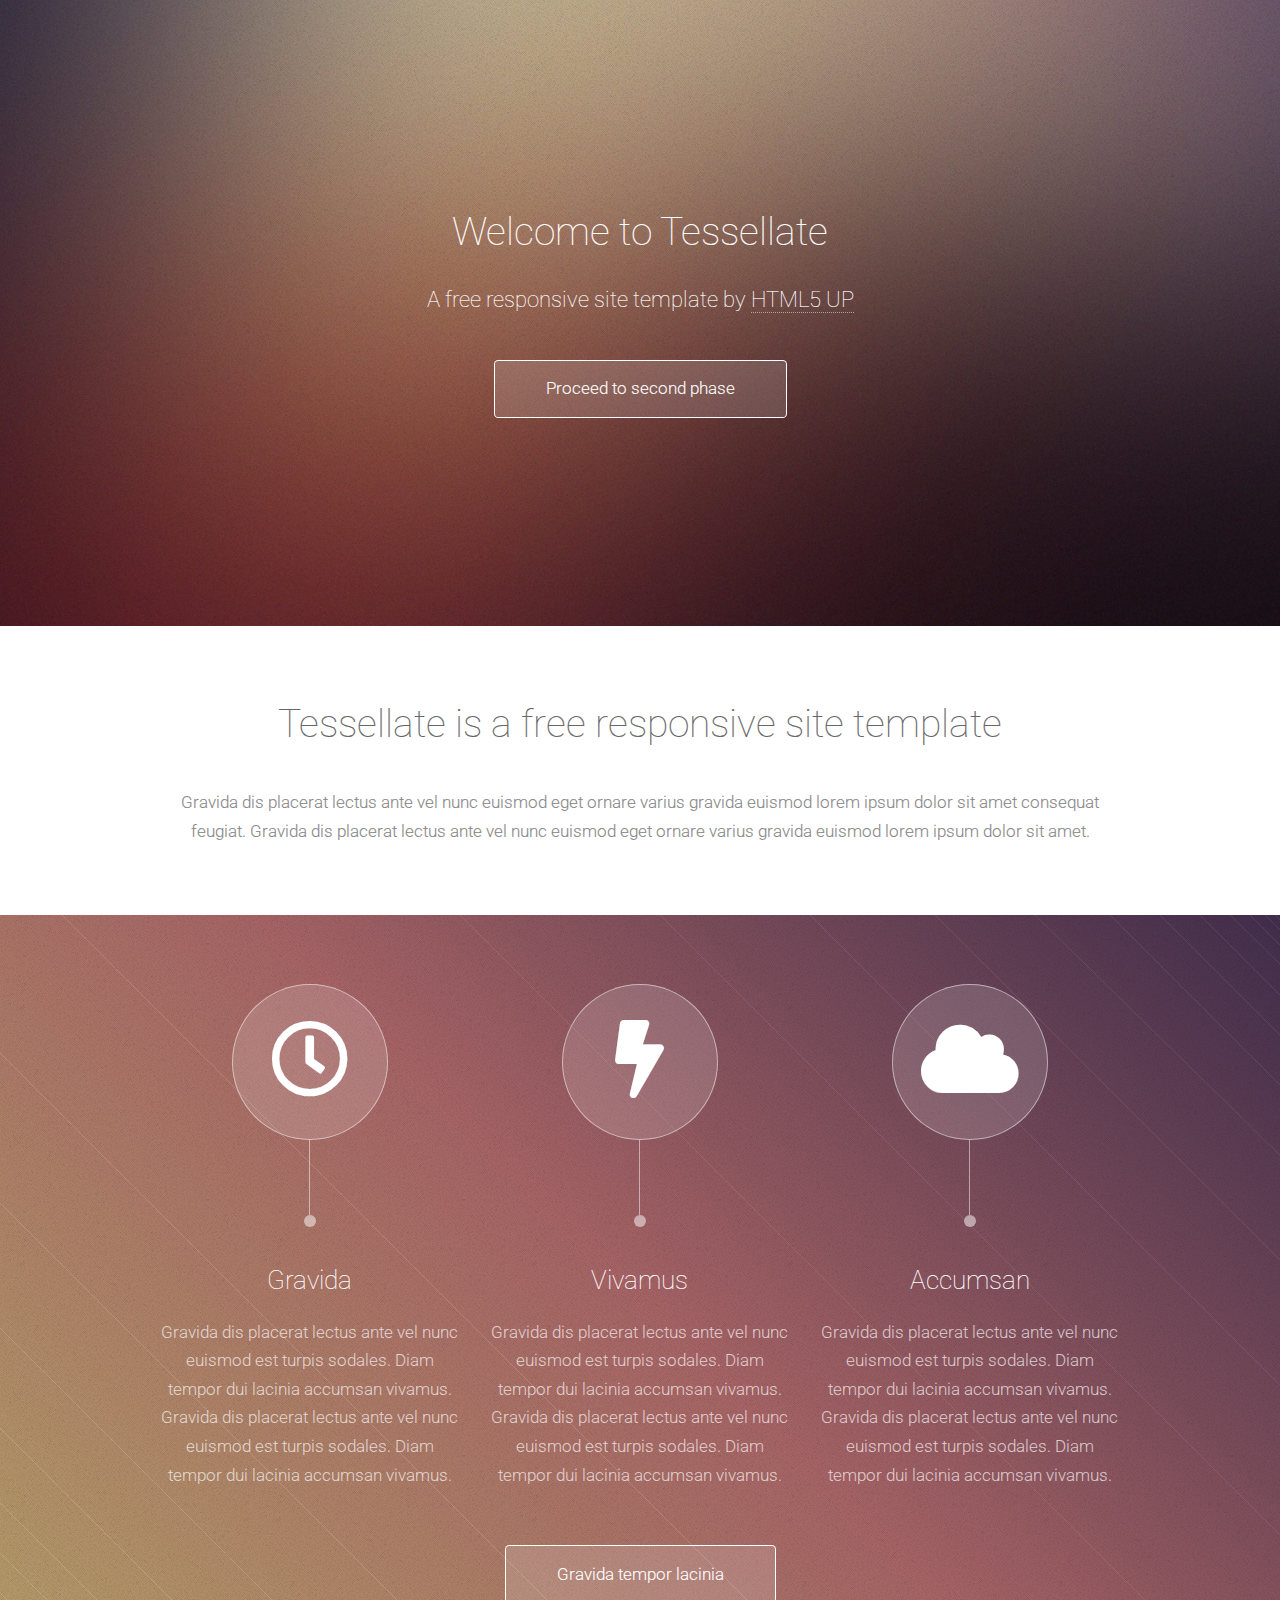
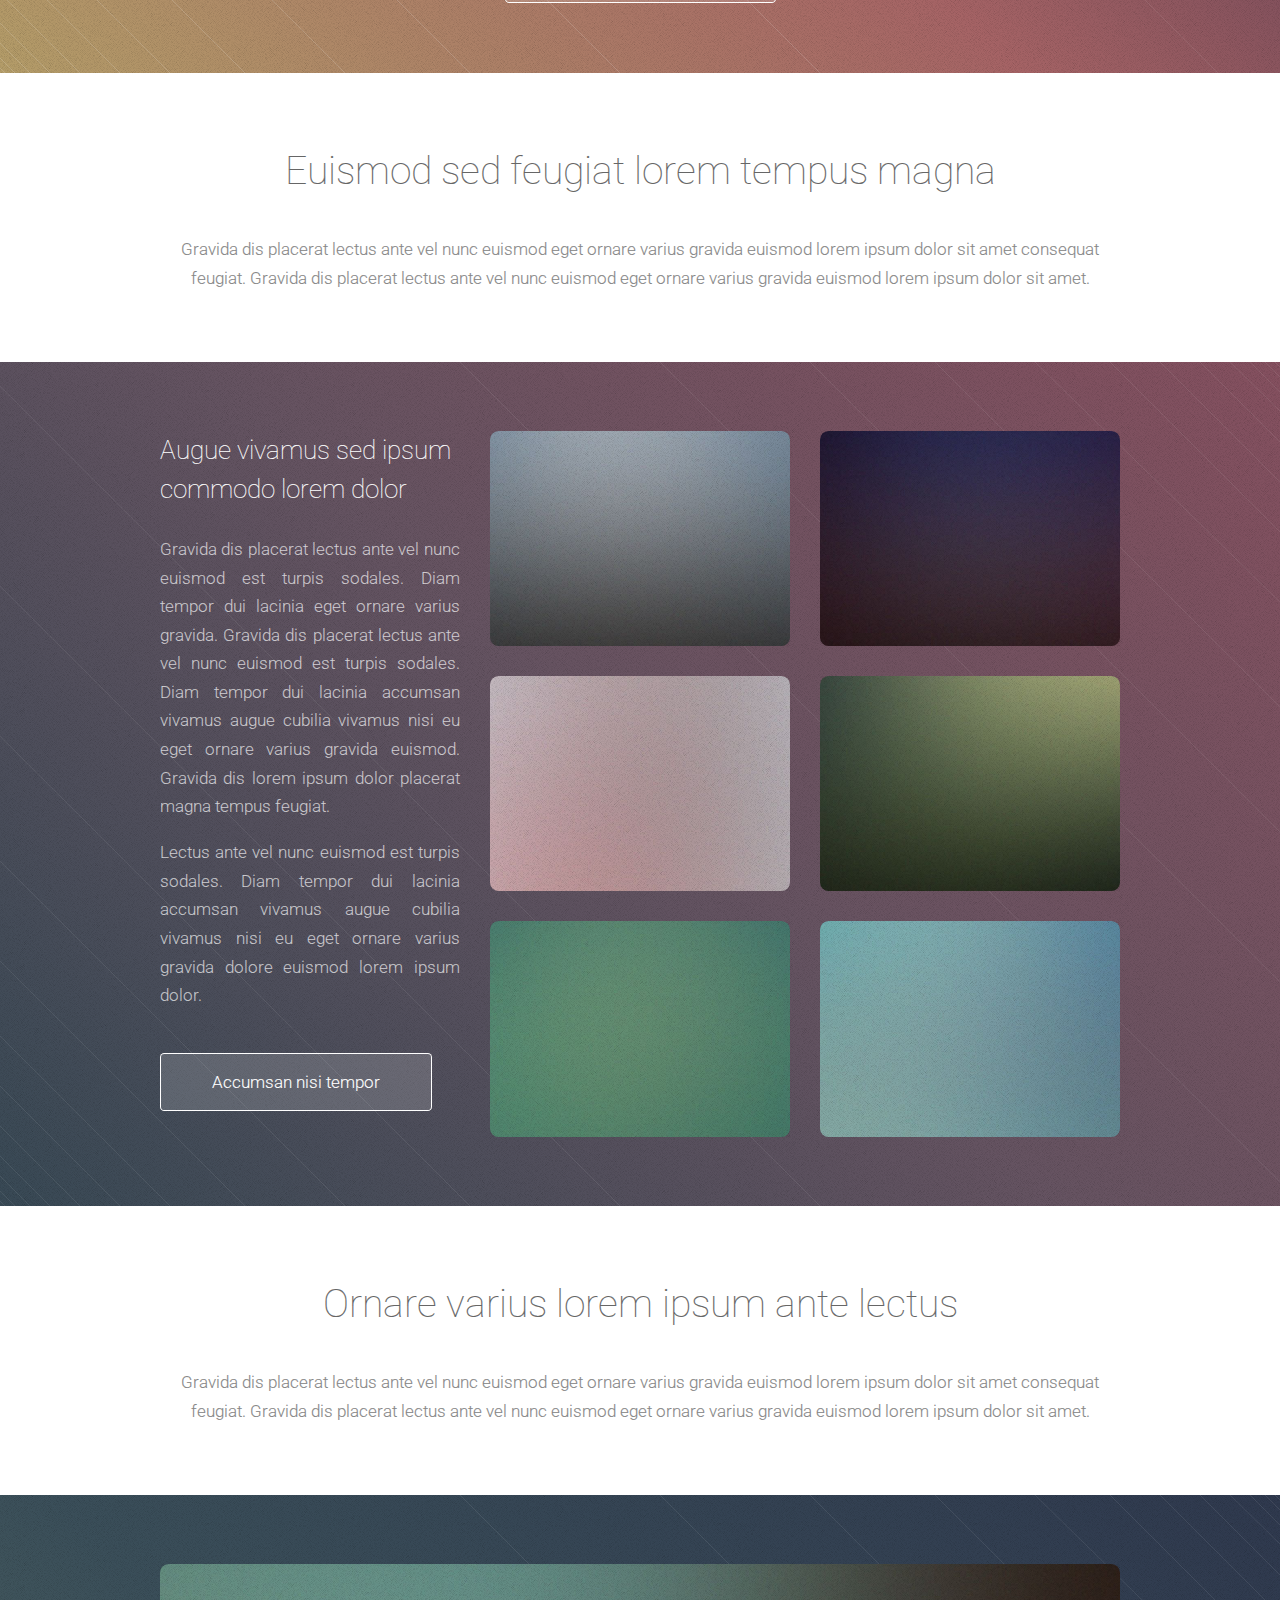
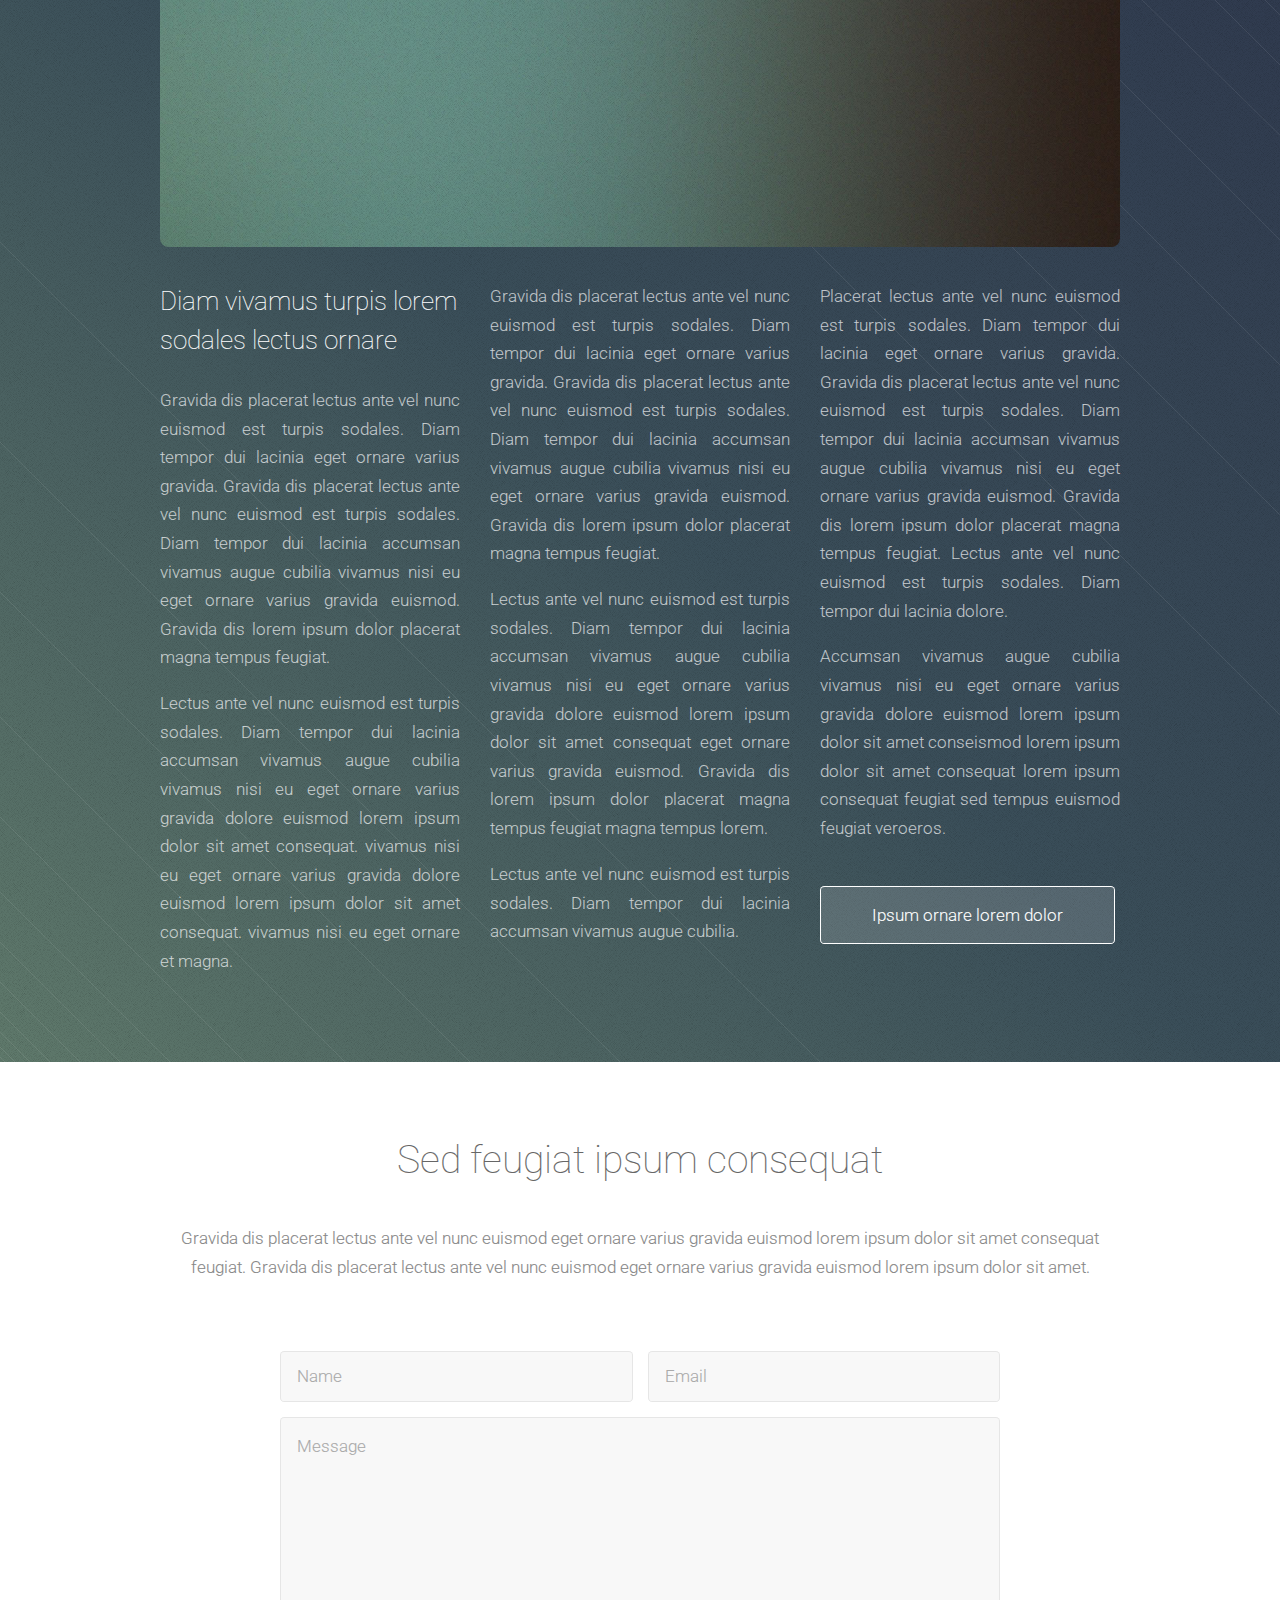
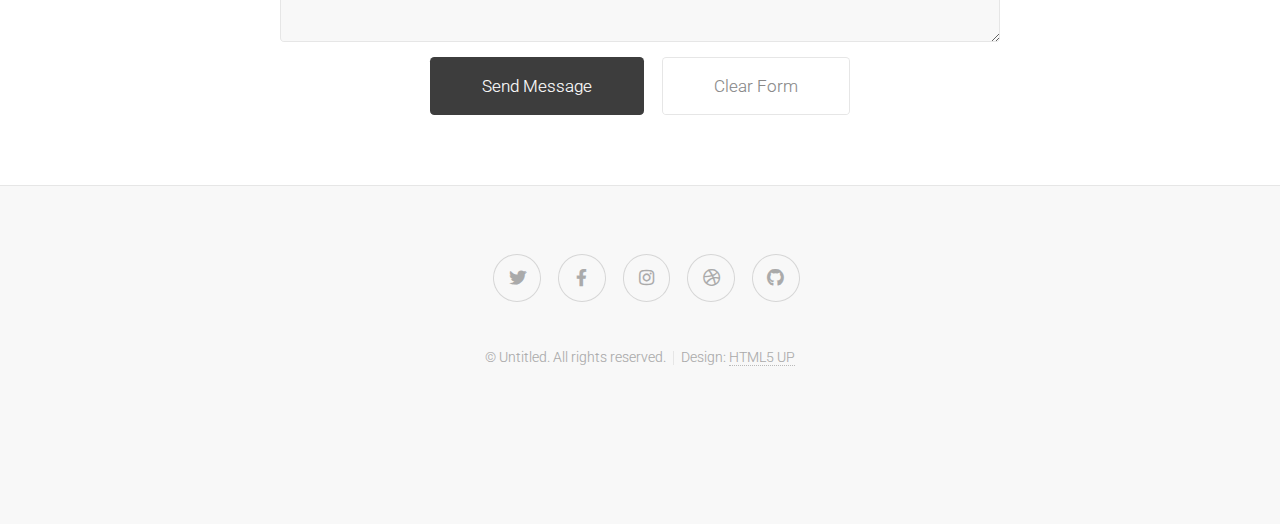
<file: index.html>
<!DOCTYPE HTML>
<!--
	Tessellate by HTML5 UP
	html5up.net | @ajlkn
	Free for personal and commercial use under the CCA 3.0 license (html5up.net/license)
-->
<html>
	<head>
		<title>Tessellate by HTML5 UP</title>
		<meta charset="utf-8" />
		<meta name="viewport" content="width=device-width, initial-scale=1, user-scalable=no" />
		<link rel="stylesheet" href="assets/css/main.css" />
	</head>
	<body class="is-preload">

		<!-- Header -->
			<section id="header" class="dark">
				<header>
					<h1>Welcome to Tessellate</h1>
					<p>A free responsive site template by <a href="http://html5up.net">HTML5 UP</a></p>
				</header>
				<footer>
					<a href="#first" class="button scrolly">Proceed to second phase</a>
				</footer>
			</section>

		<!-- First -->
			<section id="first" class="main">
				<header>
					<div class="container">
						<h2>Tessellate is a free responsive site template</h2>
						<p>Gravida dis placerat lectus ante vel nunc euismod eget ornare varius gravida euismod lorem ipsum dolor sit amet consequat<br />
						feugiat. Gravida dis placerat lectus ante vel nunc euismod eget ornare varius gravida euismod lorem ipsum dolor sit amet.</p>
					</div>
				</header>
				<div class="content dark style1 featured">
					<div class="container">
						<div class="row">
							<div class="col-4 col-12-narrow">
								<section>
									<span class="feature-icon"><span class="icon fa-clock"></span></span>
									<header>
										<h3>Gravida</h3>
									</header>
									<p>Gravida dis placerat lectus ante vel nunc euismod est turpis sodales.
									Diam tempor dui lacinia accumsan vivamus. Gravida dis placerat lectus
									ante vel nunc euismod est turpis sodales. Diam tempor dui lacinia
									accumsan vivamus.</p>
								</section>
							</div>
							<div class="col-4 col-12-narrow">
								<section>
									<span class="feature-icon"><span class="icon solid fa-bolt"></span></span>
									<header>
										<h3>Vivamus</h3>
									</header>
									<p>Gravida dis placerat lectus ante vel nunc euismod est turpis sodales.
									Diam tempor dui lacinia accumsan vivamus. Gravida dis placerat lectus
									ante vel nunc euismod est turpis sodales. Diam tempor dui lacinia
									accumsan vivamus.</p>
								</section>
							</div>
							<div class="col-4 col-12-narrow">
								<section>
									<span class="feature-icon"><span class="icon solid fa-cloud"></span></span>
									<header>
										<h3>Accumsan</h3>
									</header>
									<p>Gravida dis placerat lectus ante vel nunc euismod est turpis sodales.
									Diam tempor dui lacinia accumsan vivamus. Gravida dis placerat lectus
									ante vel nunc euismod est turpis sodales. Diam tempor dui lacinia
									accumsan vivamus.</p>
								</section>
							</div>
							<div class="col-12">
								<footer>
									<a href="#second" class="button scrolly">Gravida tempor lacinia</a>
								</footer>
							</div>
						</div>
					</div>
				</div>
			</section>

		<!-- Second -->
			<section id="second" class="main">
				<header>
					<div class="container">
						<h2>Euismod sed feugiat lorem tempus magna</h2>
						<p>Gravida dis placerat lectus ante vel nunc euismod eget ornare varius gravida euismod lorem ipsum dolor sit amet consequat<br />
						feugiat. Gravida dis placerat lectus ante vel nunc euismod eget ornare varius gravida euismod lorem ipsum dolor sit amet.</p>
					</div>
				</header>
				<div class="content dark style2">
					<div class="container">
						<div class="row">
							<div class="col-4 col-12-narrow">
								<section>
									<h3>Augue vivamus sed ipsum commodo lorem dolor</h3>
									<p>Gravida dis placerat lectus ante vel nunc euismod est turpis sodales. Diam
									tempor dui lacinia eget ornare varius gravida. Gravida dis placerat lectus ante
									vel nunc euismod est turpis sodales. Diam tempor dui lacinia accumsan vivamus
									augue cubilia vivamus nisi eu eget ornare varius gravida euismod.  Gravida dis
									lorem ipsum dolor placerat magna tempus feugiat.</p>
									<p>Lectus ante vel nunc euismod est turpis sodales. Diam tempor dui lacinia
									accumsan vivamus augue cubilia vivamus nisi eu eget ornare varius gravida dolore
									euismod lorem ipsum dolor.</p>
									<footer>
										<a href="#third" class="button scrolly">Accumsan nisi tempor</a>
									</footer>
								</section>
							</div>
							<div class="col-8 col-12-narrow">
								<div class="row">
									<div class="col-6"><a href="#" class="image fit"><img src="images/pic01.jpg" alt="" /></a></div>
									<div class="col-6"><a href="#" class="image fit"><img src="images/pic02.jpg" alt="" /></a></div>
									<div class="col-6"><a href="#" class="image fit"><img src="images/pic03.jpg" alt="" /></a></div>
									<div class="col-6"><a href="#" class="image fit"><img src="images/pic04.jpg" alt="" /></a></div>
									<div class="col-6"><a href="#" class="image fit"><img src="images/pic05.jpg" alt="" /></a></div>
									<div class="col-6"><a href="#" class="image fit"><img src="images/pic06.jpg" alt="" /></a></div>
								</div>
							</div>
						</div>
					</div>
				</div>
			</section>

		<!-- Third -->
			<section id="third" class="main">
				<header>
					<div class="container">
						<h2>Ornare varius lorem ipsum ante lectus</h2>
						<p>Gravida dis placerat lectus ante vel nunc euismod eget ornare varius gravida euismod lorem ipsum dolor sit amet consequat<br />
						feugiat. Gravida dis placerat lectus ante vel nunc euismod eget ornare varius gravida euismod lorem ipsum dolor sit amet.</p>
					</div>
				</header>
				<div class="content dark style3">
					<div class="container">
						<span class="image featured"><img src="images/pic07.jpg" alt="" /></span>
						<div class="row">
							<div class="col-4 col-12-narrow">
								<h3>Diam vivamus turpis lorem sodales lectus ornare</h3>
								<p>Gravida dis placerat lectus ante vel nunc euismod est turpis sodales. Diam
								tempor dui lacinia eget ornare varius gravida. Gravida dis placerat lectus ante
								vel nunc euismod est turpis sodales. Diam tempor dui lacinia accumsan vivamus
								augue cubilia vivamus nisi eu eget ornare varius gravida euismod.  Gravida dis
								lorem ipsum dolor placerat magna tempus feugiat.</p>
								<p>Lectus ante vel nunc euismod est turpis sodales. Diam tempor dui lacinia
								accumsan vivamus augue cubilia vivamus nisi eu eget ornare varius gravida dolore
								euismod lorem ipsum dolor sit amet consequat. vivamus nisi eu eget ornare varius
								gravida dolore euismod lorem ipsum dolor sit amet consequat. vivamus nisi eu
								eget ornare et magna.</p>
							</div>
							<div class="col-4 col-12-narrow">
								<p>Gravida dis placerat lectus ante vel nunc euismod est turpis sodales. Diam
								tempor dui lacinia eget ornare varius gravida. Gravida dis placerat lectus ante
								vel nunc euismod est turpis sodales. Diam tempor dui lacinia accumsan vivamus
								augue cubilia vivamus nisi eu eget ornare varius gravida euismod.  Gravida dis
								lorem ipsum dolor placerat magna tempus feugiat.</p>
								<p>Lectus ante vel nunc euismod est turpis sodales. Diam tempor dui lacinia
								accumsan vivamus augue cubilia vivamus nisi eu eget ornare varius gravida dolore
								euismod lorem ipsum dolor sit amet consequat eget ornare varius gravida euismod.
								Gravida dis lorem ipsum dolor placerat magna tempus feugiat magna tempus lorem.</p>
								<p>Lectus ante vel nunc euismod est turpis sodales. Diam tempor dui lacinia
								accumsan vivamus augue cubilia.</p>
							</div>
							<div class="col-4 col-12-narrow">
								<p>Placerat lectus ante vel nunc euismod est turpis sodales. Diam tempor dui
								lacinia eget ornare varius gravida. Gravida dis placerat lectus ante vel nunc
								euismod est turpis sodales. Diam tempor dui lacinia accumsan vivamus augue
								cubilia vivamus nisi eu eget ornare varius gravida euismod.  Gravida dis
								lorem ipsum dolor placerat magna tempus feugiat. Lectus ante vel nunc euismod
								est turpis sodales. Diam tempor dui lacinia dolore.</p>
								<p>Accumsan vivamus augue cubilia vivamus nisi eu eget ornare varius gravida
								dolore euismod lorem ipsum dolor sit amet conseismod lorem ipsum dolor sit amet
								consequat lorem ipsum consequat feugiat sed tempus euismod feugiat veroeros.</p>
								<footer>
									<a href="#fourth" class="button scrolly">Ipsum ornare lorem dolor</a>
								</footer>
							</div>
						</div>
					</div>
				</div>
			</section>

		<!-- Basic Elements -->
		<!--
			<section class="main">
				<header>
					<div class="container">
						<h2>A Whole Lotta Elements</h2>
						<p>General purpose elements for every general purpose. Or something like that.</p>
					</div>
				</header>
				<div class="content style1 dark">
					<div class="container">
						<section>
							<header>
								<h3>Paragraph</h3>
								<p>This is a byline</p>
							</header>
							<p>Phasellus nisl nisl, varius id <sup>porttitor sed pellentesque</sup> ac orci. Pellentesque
							habitant <strong>strong</strong> tristique <b>bold</b> et netus <i>italic</i> malesuada <em>emphasized</em> ac turpis egestas. Morbi
							leo suscipit ut. Praesent <sub>id turpis vitae</sub> turpis pretium ultricies. Vestibulum sit
							amet risus elit.</p>
						</section>
						<section>
							<header>
								<h3>Blockquote</h3>
							</header>
							<blockquote>Fringilla nisl. Donec accumsan interdum nisi, quis tincidunt felis sagittis eget.
							tempus euismod. Vestibulum ante ipsum primis in faucibus. Cras sit amet urna eros, id egestas
							tempus ante ipsum primis in faucibus orci luctus et ultrices.</blockquote>
						</section>
						<section>
							<header>
								<h3>Divider</h3>
							</header>
							<p>Donec consectetur <a href="#">vestibulum dolor et pulvinar</a>. Etiam vel felis enim, at viverra
							ligula. Ut porttitor sagittis lorem, quis eleifend nisi ornare vel. Praesent nec orci
							facilisis leo magna. Cras sit amet urna eros, id egestas urna. Quisque aliquam
							tempus euismod. Vestibulum ante ipsum primis in faucibus orci luctus et ultrices
							posuere cubilia.</p>
							<hr />
							<p>Donec consectetur vestibulum dolor et pulvinar. Etiam vel felis enim, at viverra
							ligula. Ut porttitor sagittis lorem, quis eleifend nisi ornare vel. Praesent nec orci
							facilisis leo magna. Cras sit amet urna eros, id egestas urna. Quisque aliquam
							tempus euismod. Vestibulum ante ipsum primis in faucibus orci luctus et ultrices
							posuere cubilia.</p>
						</section>
						<section>
							<header>
								<h3>Unordered List</h3>
							</header>
							<ul class="default">
								<li>Donec consectetur vestibulum dolor et vel felis enim at viverra ligula. Ut porttitor sagittis lorem.</li>
								<li>Donec consectetur vestibulum dolor et vel felis enim at viverra ligula. Ut porttitor sagittis lorem.</li>
								<li>Donec consectetur vestibulum dolor et vel felis enim at viverra ligula. Ut porttitor sagittis lorem.</li>
								<li>Donec consectetur vestibulum dolor et vel felis enim at viverra ligula. Ut porttitor sagittis lorem.</li>
							</ul>
						</section>
						<section>
							<header>
								<h3>Ordered List</h3>
							</header>
							<ol class="default">
								<li>Donec consectetur vestibulum dolor et vel felis enim at viverra ligula. Ut porttitor sagittis lorem.</li>
								<li>Donec consectetur vestibulum dolor et vel felis enim at viverra ligula. Ut porttitor sagittis lorem.</li>
								<li>Donec consectetur vestibulum dolor et vel felis enim at viverra ligula. Ut porttitor sagittis lorem.</li>
								<li>Donec consectetur vestibulum dolor et vel felis enim at viverra ligula. Ut porttitor sagittis lorem.</li>
							</ol>
						</section>
						<section>
							<header>
								<h3>Table</h3>
							</header>
							<div class="table-wrapper">
								<table class="default">
									<thead>
										<tr>
											<th>ID</th>
											<th>Name</th>
											<th>Description</th>
											<th>Price</th>
										</tr>
									</thead>
									<tbody>
										<tr>
											<td>00001</td>
											<td>Lorem ipsum dolor</td>
											<td>Ut porttitor sagittis lorem quis nisi ornare.</td>
											<td>29.99</td>
										</tr>
										<tr>
											<td>00002</td>
											<td>Sit amet nullam</td>
											<td>Ut porttitor sagittis lorem quis nisi ornare.</td>
											<td>19.99</td>
										</tr>
										<tr>
											<td>00003</td>
											<td>Feugiat felis viverra</td>
											<td>Ut porttitor sagittis lorem quis nisi ornare.</td>
											<td>29.99</td>
										</tr>
										<tr>
											<td>00004</td>
											<td>Sagittis enim felis</td>
											<td>Ut porttitor sagittis lorem quis nisi ornare.</td>
											<td>19.99</td>
										</tr>
										<tr>
											<td>00005</td>
											<td>Nullam sed vestibulum</td>
											<td>Ut porttitor sagittis lorem quis nisi ornare.</td>
											<td>19.99</td>
										</tr>
									</tbody>
									<tfoot>
										<tr>
											<td colspan="3"></td>
											<td>100.00</td>
										</tr>
									</tfoot>
								</table>
							</div>
						</section>
						<section>
							<header>
								<h3>Form</h3>
							</header>
							<form method="post" action="#">
								<div class="row gtr-50">
									<div class="col-6 col-12-narrow">
										<input type="text" name="name" id="name" value="" placeholder="John Doe" />
									</div>
									<div class="col-6 col-12-narrow">
										<input type="text" name="email" id="email" value="" placeholder="johndoe@domain.tld" />
									</div>
									<div class="col-12">
										<div class="select" tabindex="-1">
											<select name="department" id="department">
												<option value="">Choose a department</option>
												<option value="1">Manufacturing</option>
												<option value="2">Administration</option>
												<option value="3">Support</option>
											</select>
										</div>
									</div>
									<div class="col-12">
										<input type="text" name="subject" id="subject" value="" placeholder="Enter your subject" />
									</div>
									<div class="col-12">
										<textarea name="message" id="message" placeholder="Enter your message"></textarea>
									</div>
									<div class="col-12">
										<ul class="actions">
											<li><input type="submit" class="button" value="Send Message" /></li>
											<li><input type="reset" class="button alt" value="Clear Form" /></li>
										</ul>
									</div>
								</div>
							</form>
						</section>
					</div>
				</div>
			</section>
		-->

		<!-- Fourth -->
			<section id="fourth" class="main">
				<header>
					<div class="container">
						<h2>Sed feugiat ipsum consequat</h2>
						<p>Gravida dis placerat lectus ante vel nunc euismod eget ornare varius gravida euismod lorem ipsum dolor sit amet consequat<br />
						feugiat. Gravida dis placerat lectus ante vel nunc euismod eget ornare varius gravida euismod lorem ipsum dolor sit amet.</p>
					</div>
				</header>
				<div class="content style4 featured">
					<div class="container medium">
						<form method="post" action="#">
							<div class="row gtr-50">
								<div class="col-6 col-12-mobile"><input type="text" placeholder="Name" /></div>
								<div class="col-6 col-12-mobile"><input type="text" placeholder="Email" /></div>
								<div class="col-12"><textarea name="message" placeholder="Message"></textarea></div>
								<div class="col-12">
									<ul class="actions special">
										<li><input type="submit" class="button" value="Send Message" /></li>
										<li><input type="reset" class="button alt" value="Clear Form" /></li>
									</ul>
								</div>
							</div>
						</form>
					</div>
				</div>
			</section>

		<!-- Footer -->
			<section id="footer">
				<ul class="icons">
					<li><a href="#" class="icon brands fa-twitter"><span class="label">Twitter</span></a></li>
					<li><a href="#" class="icon brands fa-facebook-f"><span class="label">Facebook</span></a></li>
					<li><a href="#" class="icon brands fa-instagram"><span class="label">Instagram</span></a></li>
					<li><a href="#" class="icon brands fa-dribbble"><span class="label">Dribbble</span></a></li>
					<li><a href="#" class="icon brands fa-github"><span class="label">GitHub</span></a></li>
				</ul>
				<div class="copyright">
					<ul class="menu">
						<li>&copy; Untitled. All rights reserved.</li><li>Design: <a href="http://html5up.net">HTML5 UP</a></li>
					</ul>
				</div>
			</section>

		<!-- Scripts -->
			<script src="assets/js/jquery.min.js"></script>
			<script src="assets/js/jquery.scrolly.min.js"></script>
			<script src="assets/js/browser.min.js"></script>
			<script src="assets/js/breakpoints.min.js"></script>
			<script src="assets/js/util.js"></script>
			<script src="assets/js/main.js"></script>

	</body>
</html>
</file>
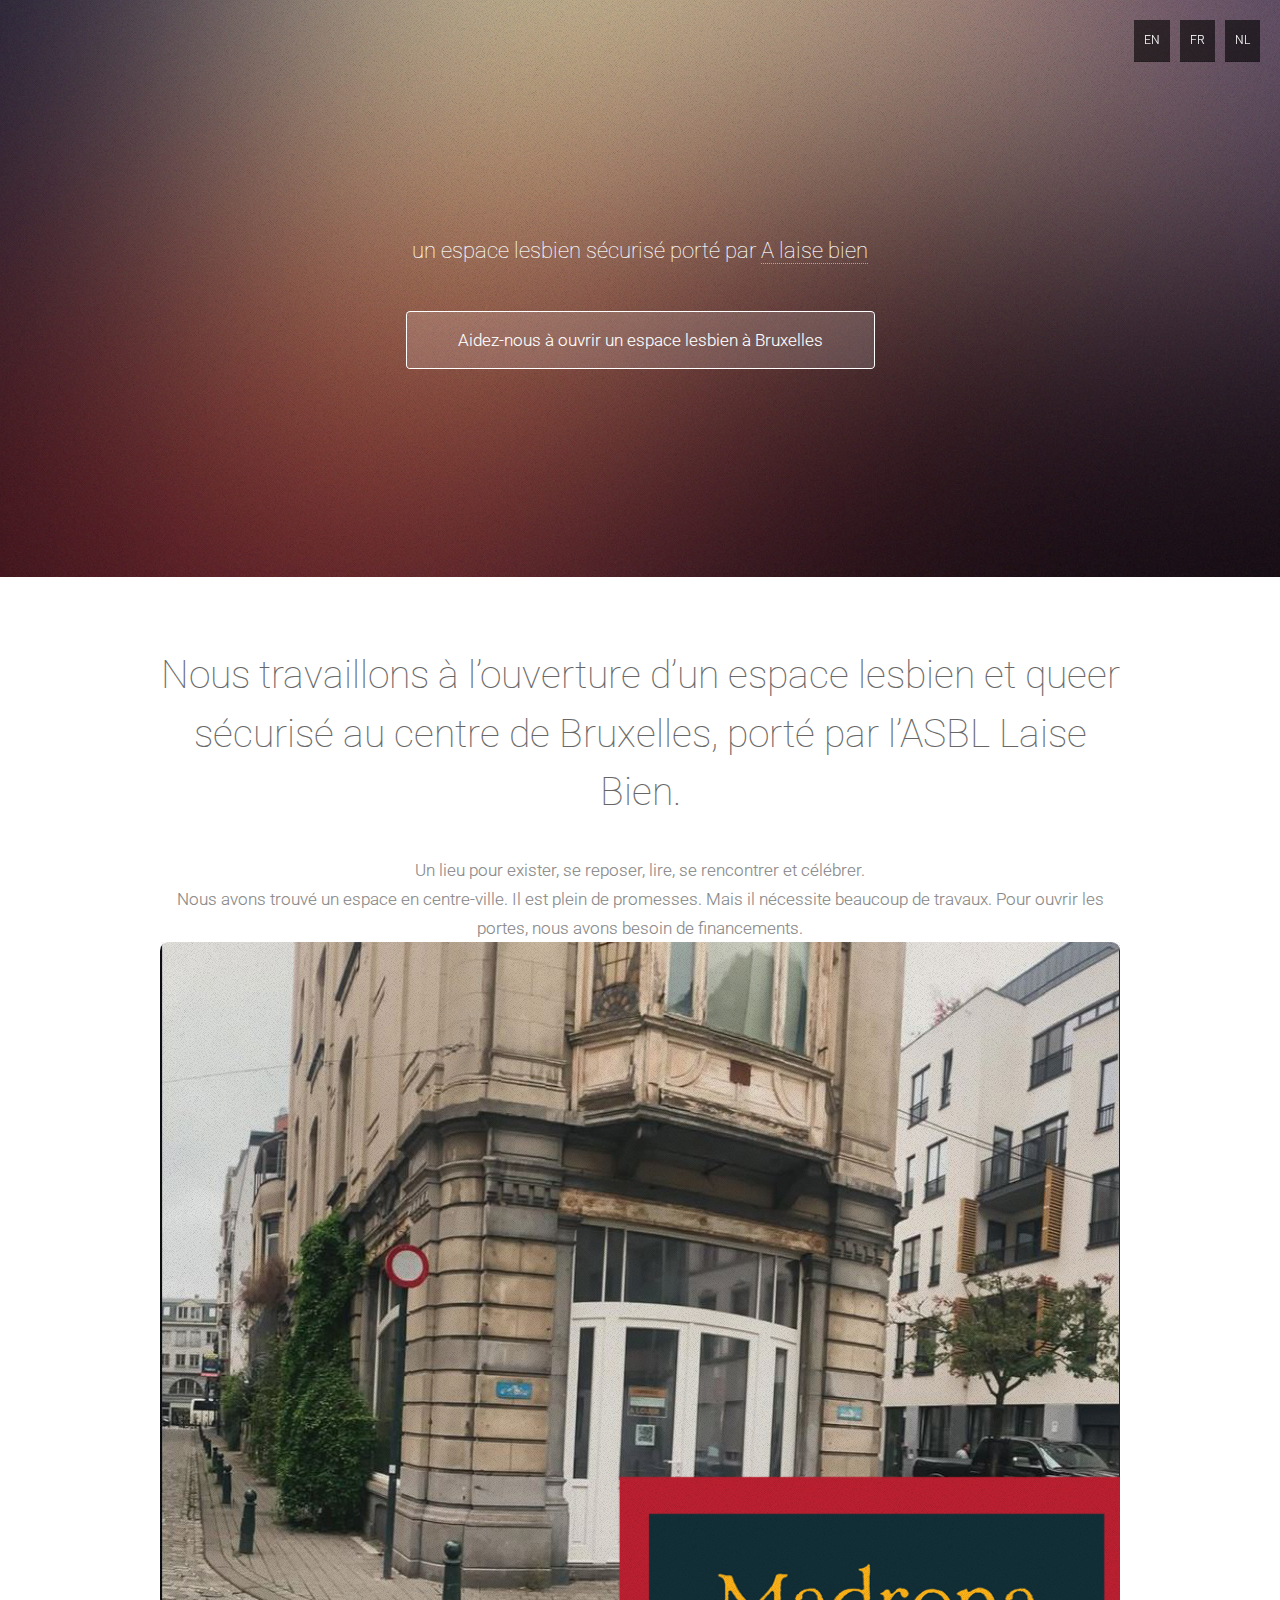
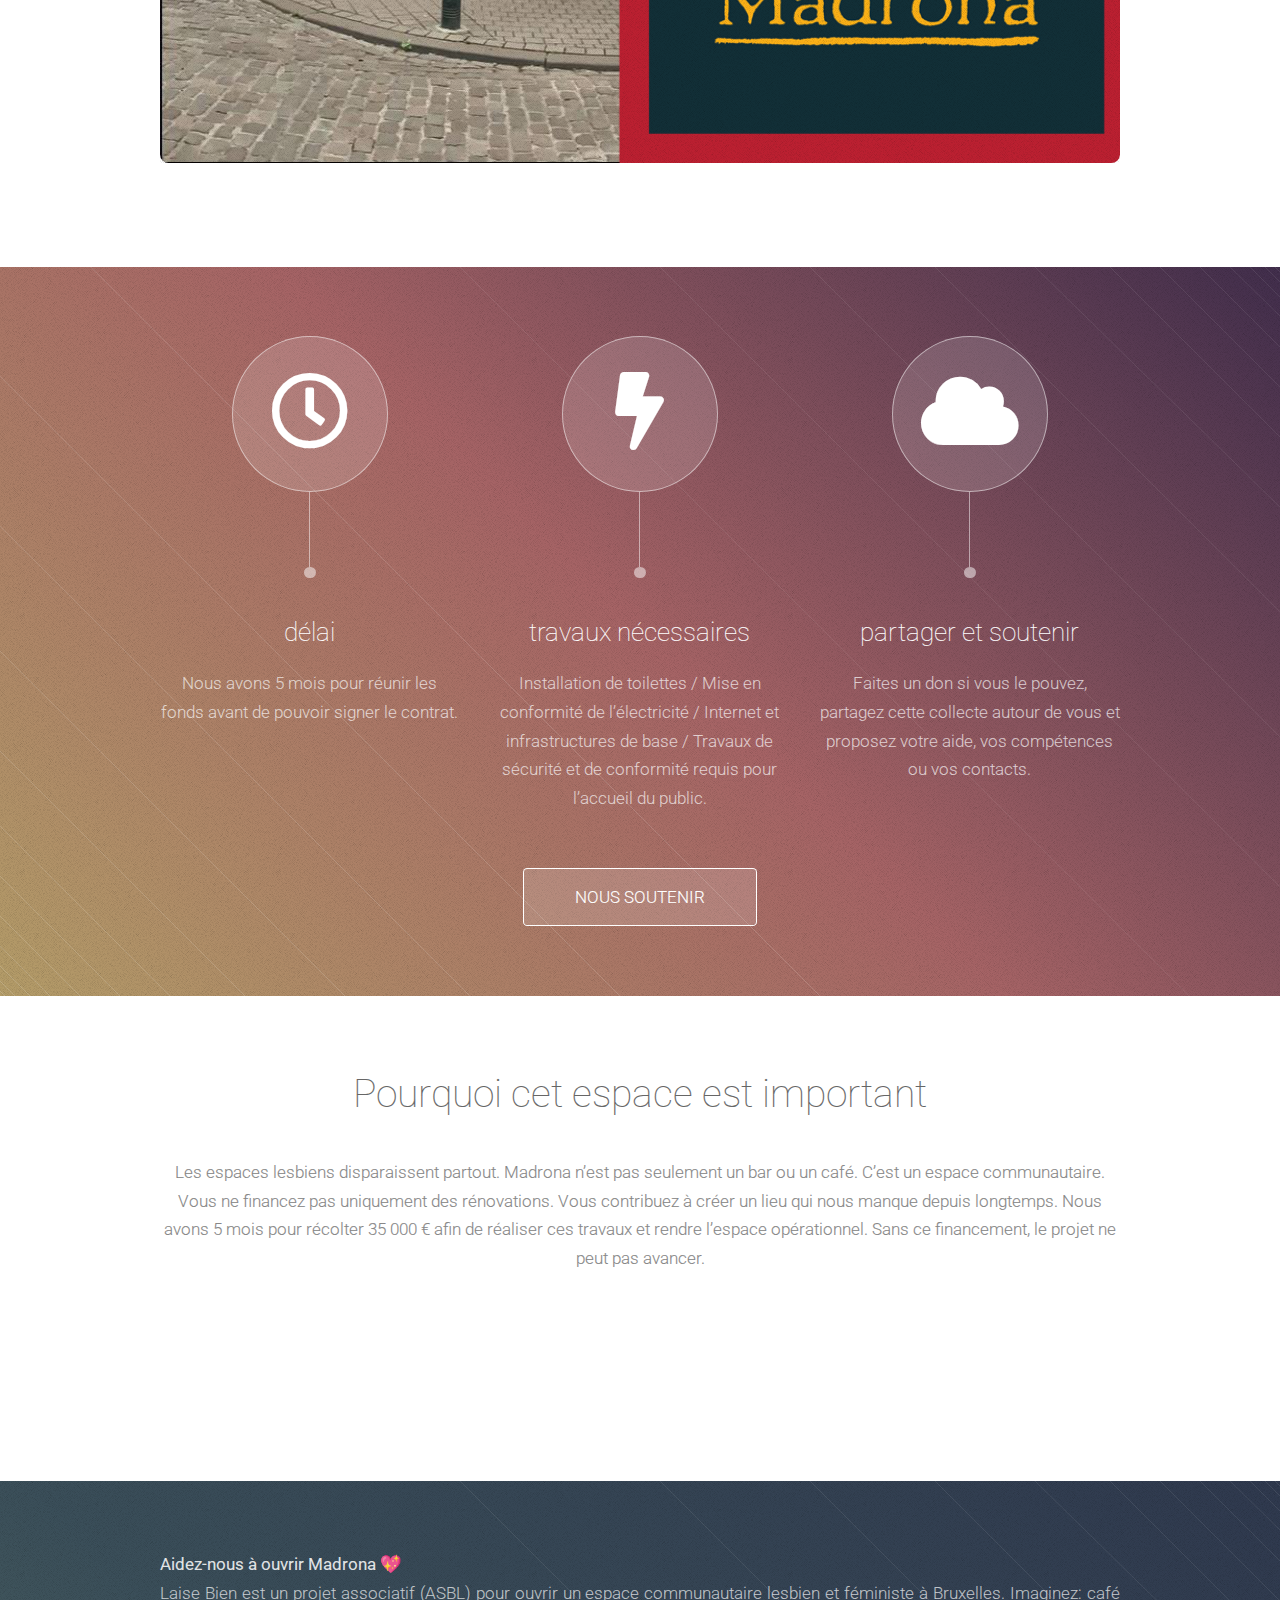
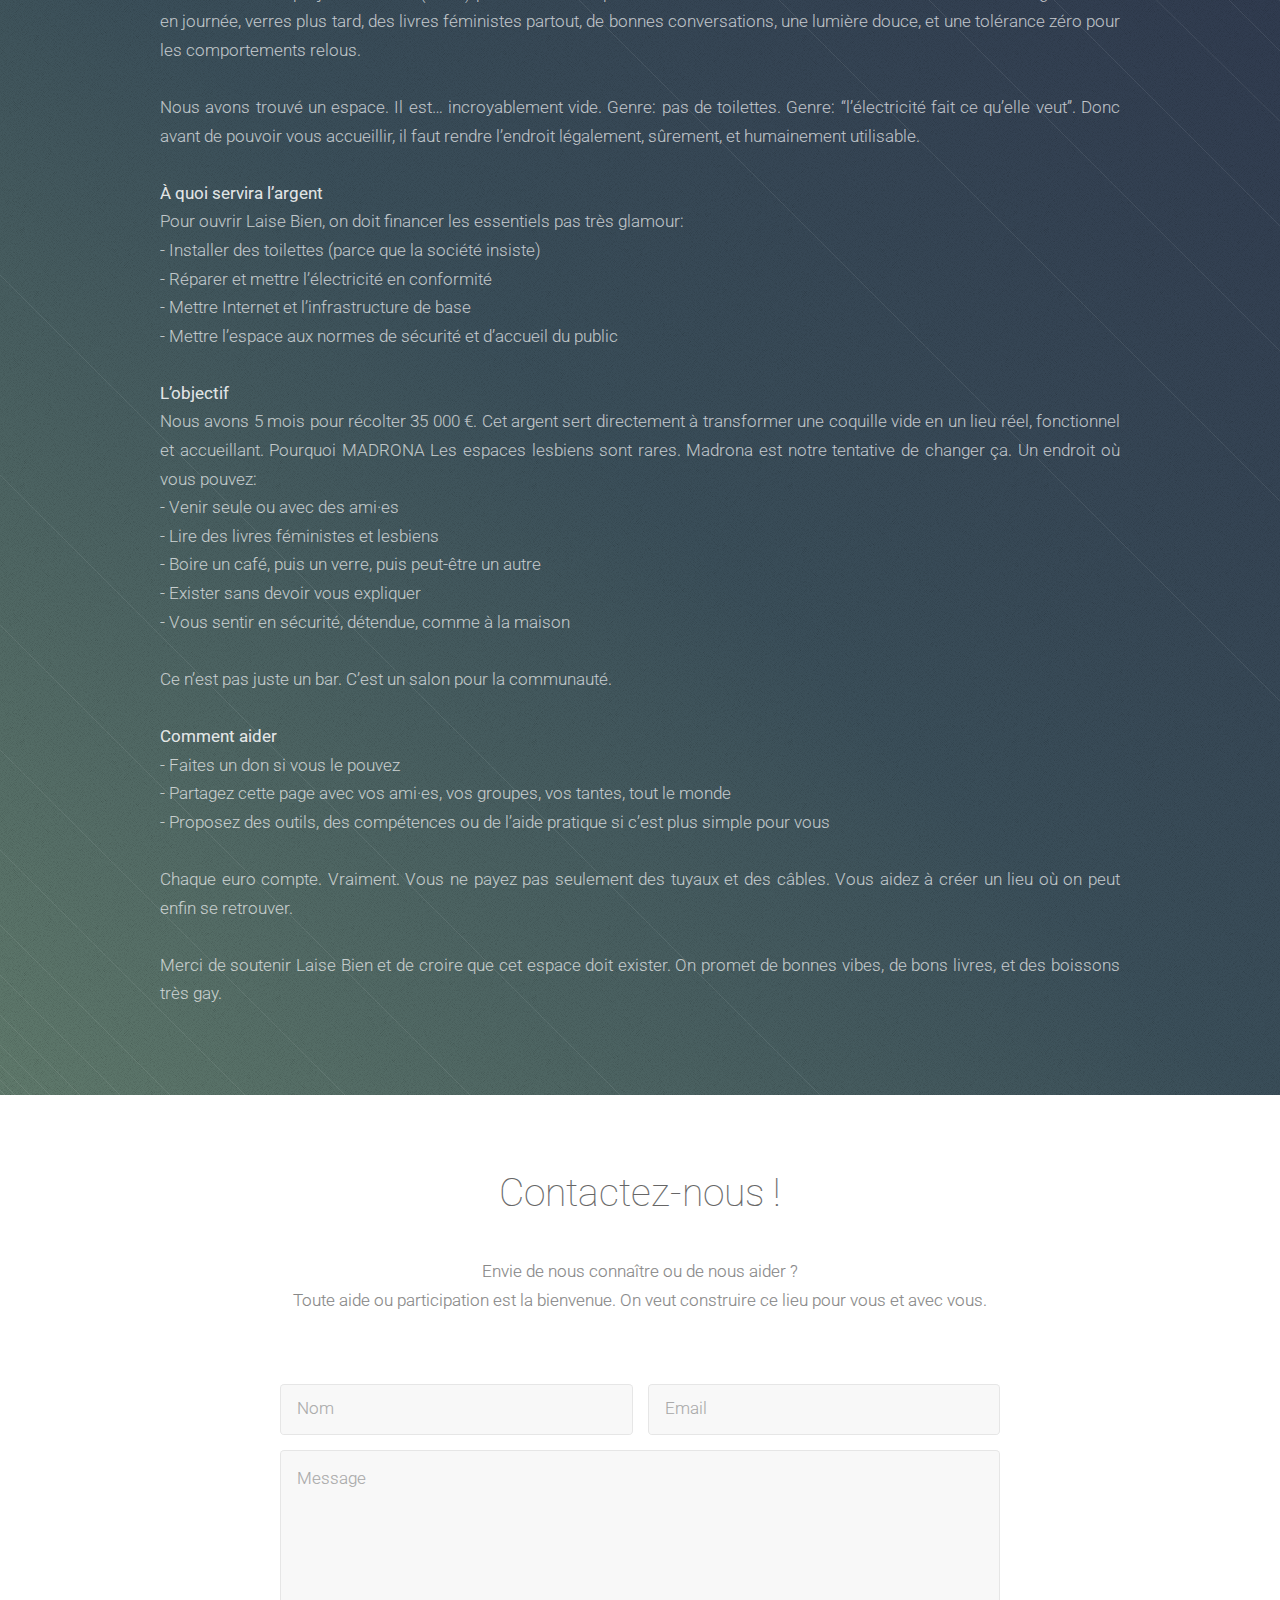
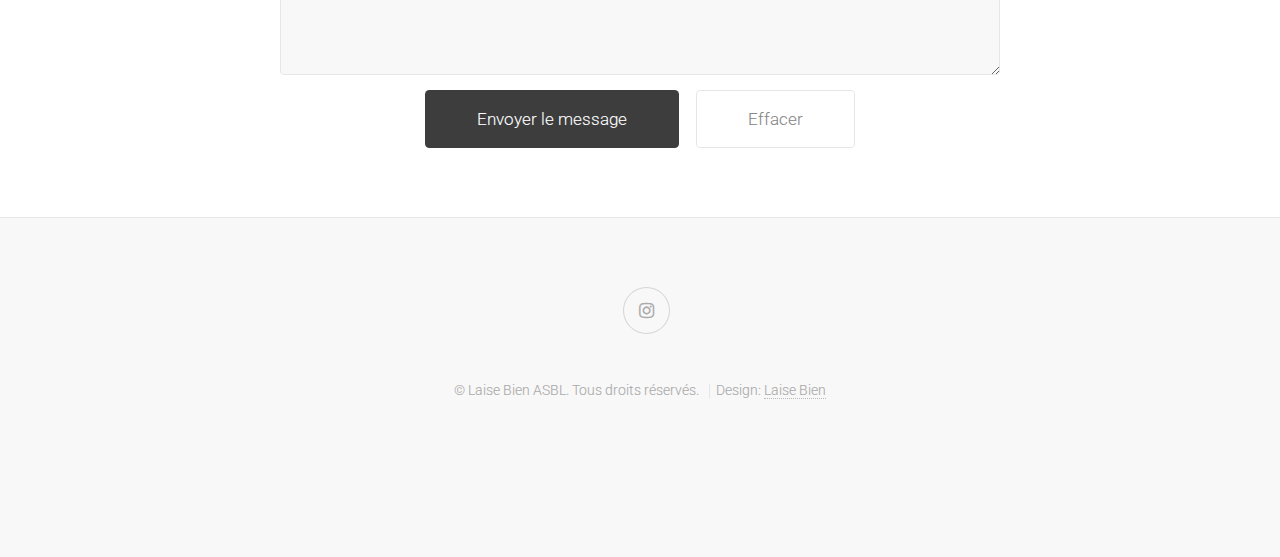
<file: indexFR.html>
<!DOCTYPE HTML>
<!--
	Tessellate by HTML5 UP
	html5up.net | @ajlkn
	Free for personal and commercial use under the CCA 3.0 license (html5up.net/license)
-->
<html>
<head>
	<title>Madrona</title>
	<meta charset="utf-8" />
	<meta name="viewport" content="width=device-width, initial-scale=1, user-scalable=no" />
	<link rel="stylesheet" href="assets/css/main.css" />

	<style>
		#lang-switch {
			position: fixed;
			top: 20px;
			right: 20px;
			z-index: 1000;
		}

			#lang-switch a {
				display: inline-block;
				background: rgba(0,0,0,0.6);
				color: white;
				text-decoration: none;
				margin-left: 6px;
				padding: 6px 10px;
				font-size: 12px;
			}

				#lang-switch a:hover {
					background: rgba(255,255,255,0.8);
					color: black;
				}
	</style>
</head>
<body class="is-preload">

	<!-- Language Switch -->
	<div id="lang-switch">
		<a href="index.html">EN</a>
		<a href="indexFR.html">FR</a>
		<a href="indexNL.html">NL</a>
	</div>

	<!-- Header -->
	<section id="header" class="dark">
		<p></p>
		<header>
			<h1>
			</h1>
			<p>un espace lesbien sécurisé porté par <a href="https://www.instagram.com/alaisebien_bxl/"> A laise bien</a></p>
		</header>
		<footer>
			<a href="#first" class="button scrolly">Aidez-nous à ouvrir un espace lesbien à Bruxelles</a>
		</footer>
	</section>

	<!-- First -->
	<section id="first" class="main">
		<header>
			<div class="container">
				<h2>Nous travaillons à l’ouverture d’un espace lesbien et queer sécurisé au centre de Bruxelles, porté par l’ASBL Laise Bien.</h2>
				<p>
					Un lieu pour exister, se reposer, lire, se rencontrer et célébrer.<br />
					Nous avons trouvé un espace en centre-ville.
					Il est plein de promesses.
					Mais il nécessite beaucoup de travaux.
					Pour ouvrir les portes, nous avons besoin de financements.
				</p>
				<span class="image featured"><img src="images/pic01.png" alt="" /></span>
			</div>
		</header>
		<div class="content dark style1 featured">
			<div class="container">
				<div class="row">
					<div class="col-4 col-12-narrow">
						<section>
							<span class="feature-icon"><span class="icon fa-clock"></span></span>
							<header>
								<h3>délai</h3>
							</header>
							<p>Nous avons 5 mois pour réunir les fonds avant de pouvoir signer le contrat.</p>
						</section>
					</div>
					<div class="col-4 col-12-narrow">
						<section>
							<span class="feature-icon"><span class="icon solid fa-bolt"></span></span>
							<header>
								<h3>travaux nécessaires</h3>
							</header>
							<p>
								Installation de toilettes / Mise en conformité de l’électricité / Internet et infrastructures de base / Travaux de sécurité et de conformité requis pour l’accueil du public.
							</p>
						</section>
					</div>
					<div class="col-4 col-12-narrow">
						<section>
							<span class="feature-icon"><span class="icon solid fa-cloud"></span></span>
							<header>
								<h3>partager et soutenir</h3>
							</header>
							<p>Faites un don si vous le pouvez, partagez cette collecte autour de vous et proposez votre aide, vos compétences ou vos contacts.</p>
						</section>
					</div>
					<div class="col-12">
						<footer>
							<a href="https://gofund.me/a4fe6f71d" class="button scrolly">NOUS SOUTENIR</a>
						</footer>
					</div>
				</div>
			</div>
		</div>
	</section>

	<!-- Second -->
	<section id="second" class="main">
		<header>
			<div class="container">
				<h2>Pourquoi cet espace est important</h2>
				<p>
					Les espaces lesbiens disparaissent partout. Madrona n’est pas seulement un bar ou un café. C’est un espace communautaire.
					Vous ne financez pas uniquement des rénovations.
					Vous contribuez à créer un lieu qui nous manque depuis longtemps.
					Nous avons 5 mois pour récolter 35 000 € afin de réaliser ces travaux et rendre l’espace opérationnel.
					Sans ce financement, le projet ne peut pas avancer.<br />
				</p>
			</div>
		</header>

		<!-- Third -->
		<section id="third" class="main">
			<header>
			</header>
			<div class="content dark style3">
				<div class="container">
					<div class="row">
						<footer>
							<p>
								<strong>Aidez-nous à ouvrir Madrona 💖</strong><br />
								Laise Bien est un projet associatif (ASBL) pour ouvrir un espace communautaire lesbien et féministe à Bruxelles.
								Imaginez: café en journée, verres plus tard, des livres féministes partout, de bonnes conversations, une lumière douce,
								et une tolérance zéro pour les comportements relous.<br /><br />

								Nous avons trouvé un espace.
								Il est… incroyablement vide.
								Genre: pas de toilettes. Genre: “l’électricité fait ce qu’elle veut”.
								Donc avant de pouvoir vous accueillir, il faut rendre l’endroit légalement, sûrement, et humainement utilisable.<br /><br />

								<strong>À quoi servira l’argent</strong><br />
								Pour ouvrir Laise Bien, on doit financer les essentiels pas très glamour:<br />
								- Installer des toilettes (parce que la société insiste)<br />
								- Réparer et mettre l’électricité en conformité<br />
								- Mettre Internet et l’infrastructure de base<br />
								- Mettre l’espace aux normes de sécurité et d’accueil du public<br /><br />

								<strong>L’objectif</strong><br />
								Nous avons 5 mois pour récolter 35 000 €.
								Cet argent sert directement à transformer une coquille vide en un lieu réel, fonctionnel et accueillant.
								Pourquoi MADRONA
								Les espaces lesbiens sont rares. Madrona est notre tentative de changer ça.
								Un endroit où vous pouvez:<br />
								- Venir seule ou avec des ami·es<br />
								- Lire des livres féministes et lesbiens<br />
								- Boire un café, puis un verre, puis peut-être un autre<br />
								- Exister sans devoir vous expliquer<br />
								- Vous sentir en sécurité, détendue, comme à la maison<br /><br />

								Ce n’est pas juste un bar. C’est un salon pour la communauté.<br /><br />

								<strong>Comment aider</strong><br />
								- Faites un don si vous le pouvez<br />
								- Partagez cette page avec vos ami·es, vos groupes, vos tantes, tout le monde<br />
								- Proposez des outils, des compétences ou de l’aide pratique si c’est plus simple pour vous<br /><br />

								Chaque euro compte. Vraiment.
								Vous ne payez pas seulement des tuyaux et des câbles.
								Vous aidez à créer un lieu où on peut enfin se retrouver.<br /><br />

								Merci de soutenir Laise Bien et de croire que cet espace doit exister.
								On promet de bonnes vibes, de bons livres, et des boissons très gay.
							</p>
						</footer>
					</div>
				</div>
			</div>
		</section>

		<section id="fourth" class="main">
			<header>
				<div class="container">
					<h2>Contactez-nous !</h2>
					<p>
						Envie de nous connaître ou de nous aider ?<br />
						Toute aide ou participation est la bienvenue. On veut construire ce lieu pour vous et avec vous.
					</p>
				</div>
			</header>
			<div class="content style4 featured">
				<div class="container medium">
					<form method="post" action="https://formspree.io/f/mkgdarko">
						<div class="row gtr-50">
							<div class="col-6 col-12-mobile"><input type="text" placeholder="Nom" /></div>
							<div class="col-6 col-12-mobile"><input type="text" placeholder="Email" /></div>
							<div class="col-12"><textarea name="message" placeholder="Message"></textarea></div>
							<div class="col-12">
								<ul class="actions special">
									<li><input type="submit" class="button" value="Envoyer le message" /></li>
									<li><input type="reset" class="button alt" value="Effacer" /></li>
								</ul>
							</div>
						</div>
					</form>
				</div>
			</div>
		</section>

		<!-- Footer -->
		<section id="footer">
			<ul class="icons">
				<li><a href="#" class="icon brands fa-instagram"><span class="label">Instagram</span></a></li>
			</ul>
			<div class="copyright">
				<ul class="menu">
					<li>&copy; Laise Bien ASBL. Tous droits réservés.</li>
					<li>Design: <a href="http://www.laisebien.be">Laise Bien</a></li>
				</ul>
			</div>
		</section>

		<!-- Scripts -->
		<script src="assets/js/jquery.min.js"></script>
		<script src="assets/js/jquery.scrolly.min.js"></script>
		<script src="assets/js/browser.min.js"></script>
		<script src="assets/js/breakpoints.min.js"></script>
		<script src="assets/js/util.js"></script>
		<script src="assets/js/main.js"></script>

</body>
</html>
</file>
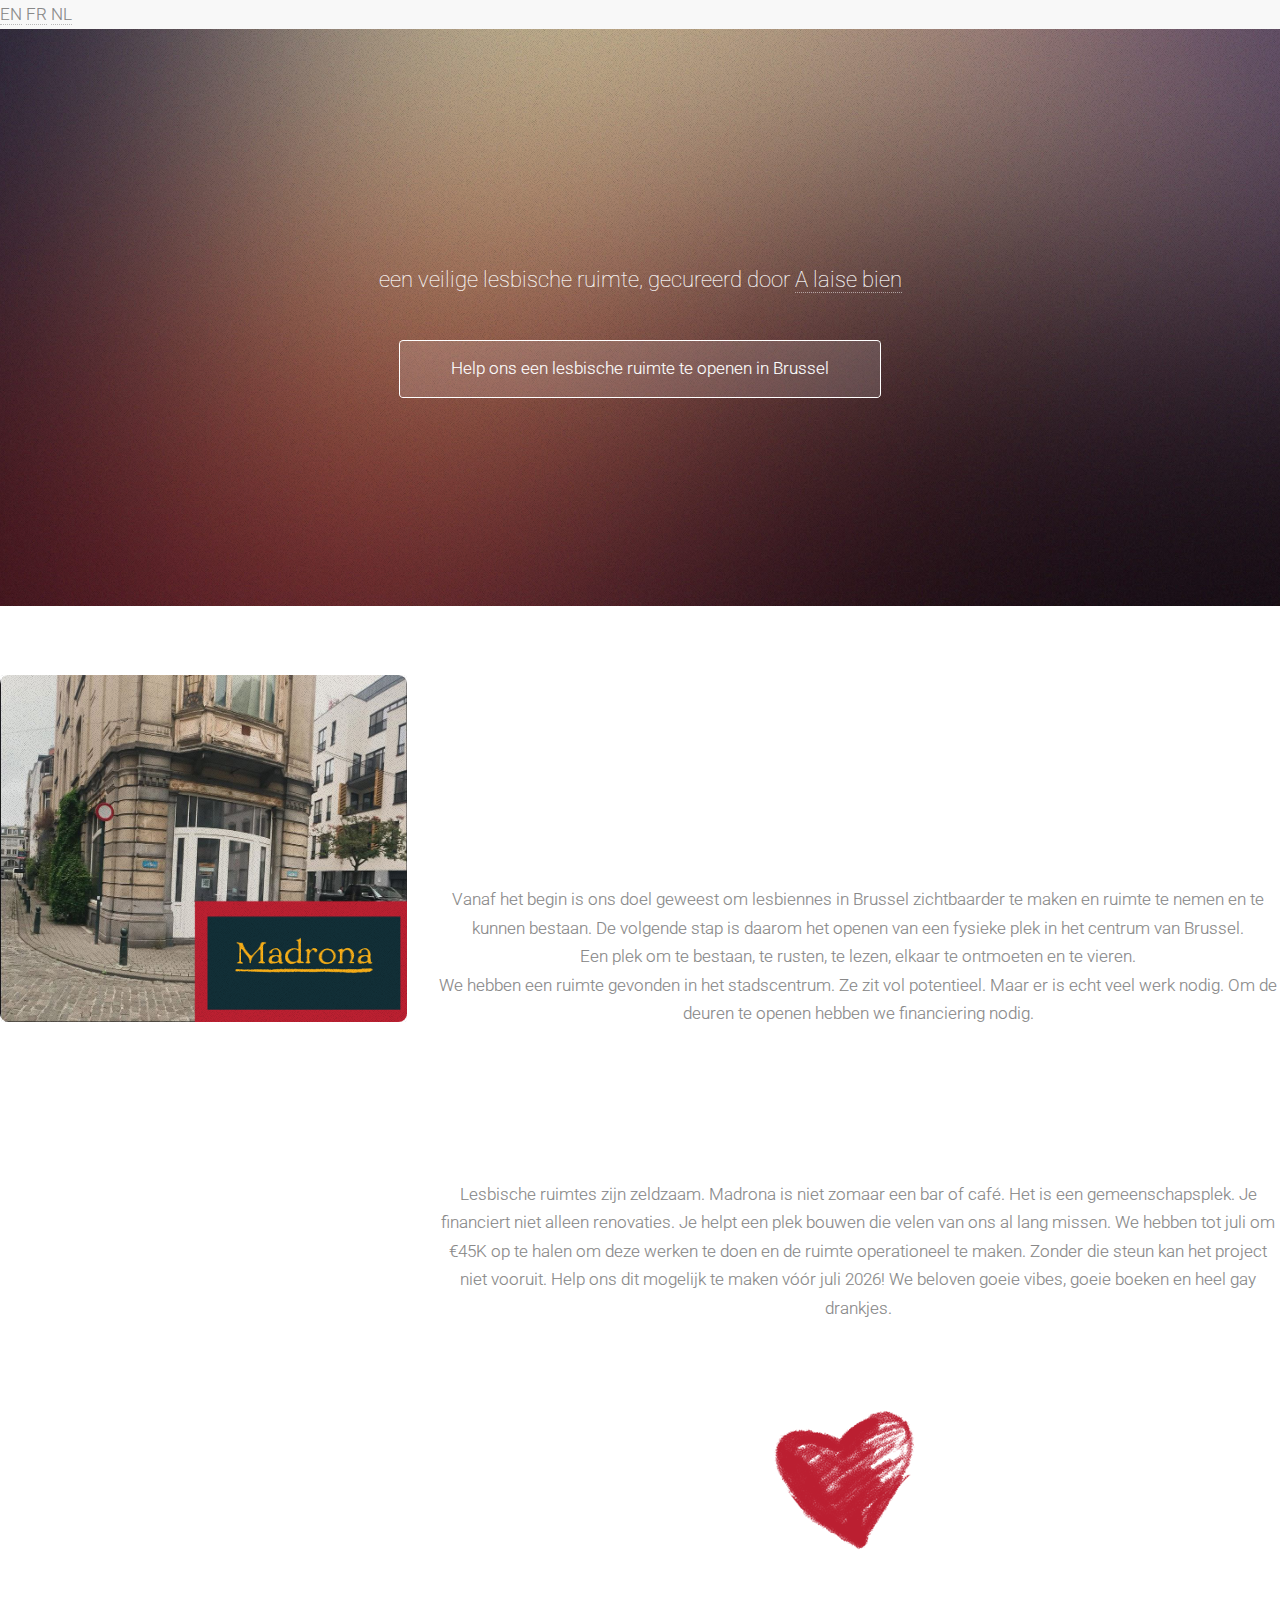
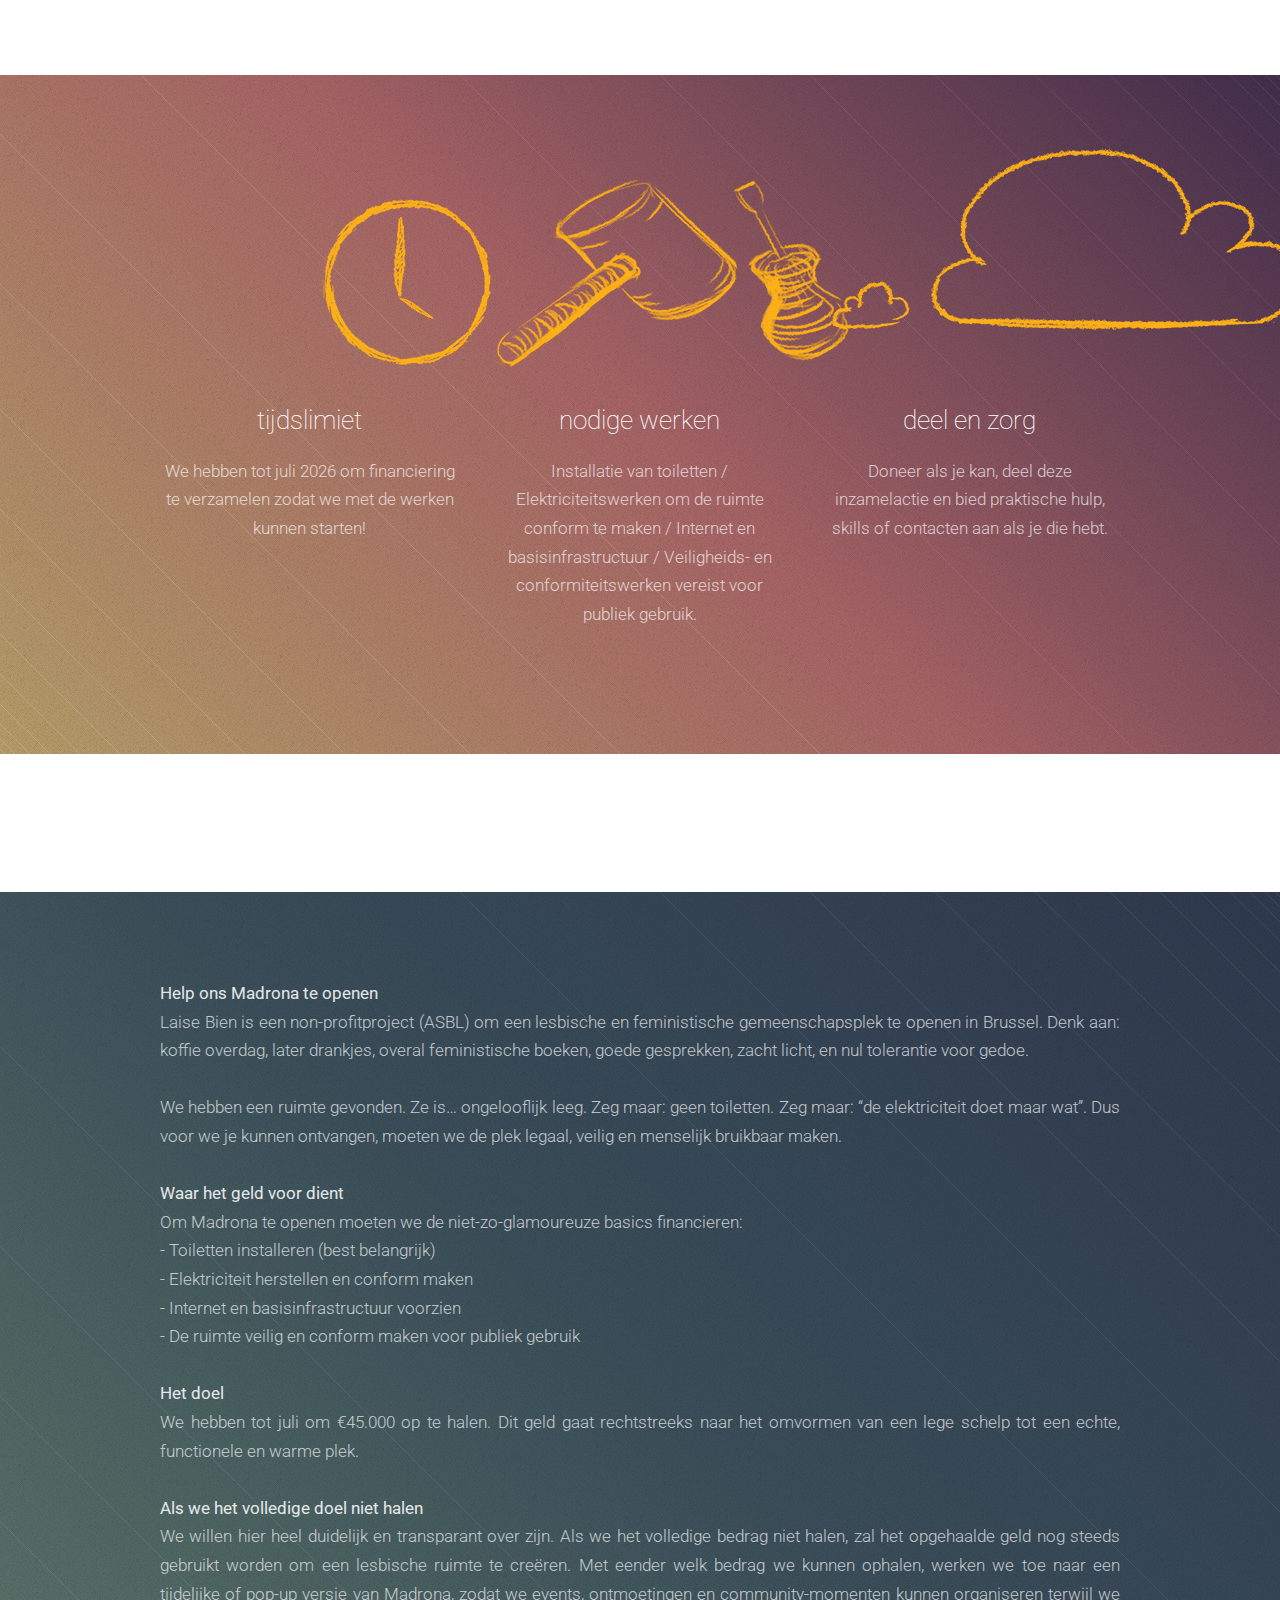
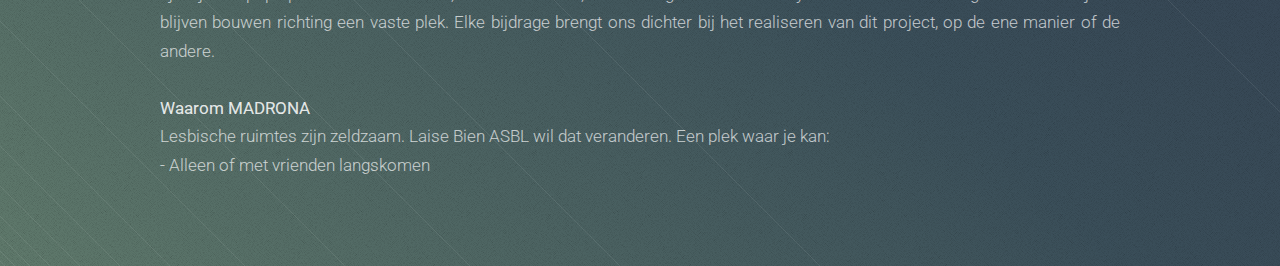
<file: indexNL.html>
<!-- =========================
     indexNL.html (Dutch)
========================= -->
<!DOCTYPE HTML>
<!--
    Tessellate by HTML5 UP
    html5up.net | @ajlkn
    Free for personal and commercial use under the CCA 3.0 license (html5up.net/license)
-->
<html>
<head>
    <div id="lang-switch">
        <a href="index.html">EN</a>
        <a href="indexFR.html">FR</a>
        <a href="indexNL.html">NL</a>
    </div>
    <title>Madrona</title>
    <meta charset="utf-8" />
    <meta name="viewport" content="width=device-width, initial-scale=1, user-scalable=no" />
    <link rel="stylesheet" href="assets/css/main.css" />
</head>
<body class="is-preload">

    <!-- Header -->
    <section id="header" class="dark">
        <p></p>
        <header>
            <h1>
            </h1>
            <p>een veilige lesbische ruimte, gecureerd door <a href="https://www.instagram.com/alaisebien_bxl/"> A laise bien</a></p>
        </header>
        <footer>
            <a href="https://gofund.me/a4fe6f71d" class="button scrolly">Help ons een lesbische ruimte te openen in Brussel</a>
        </footer>
    </section>

    <!-- First -->
    <section id="first" class="main">
        <header>
            <div class="container">
            </div>
            <div class="row">
                <div class="col-4 col-12-narrow">
                    <span class="image fit">
                        <img src="images/pic01.png" alt="" />
                    </span>
                </div>

                <div class="col-8 col-12-narrow text-block">
                    <h2 style="color: white;">We werken aan het openen van een veilige lesbische en queer ruimte in het centrum van Brussel</h2>

                    <p class="lean-left">
                        Vanaf het begin is ons doel geweest om lesbiennes in Brussel zichtbaarder te maken en ruimte te nemen en te kunnen bestaan. De volgende stap is daarom het openen van een fysieke plek in het centrum van Brussel.<br />
                        Een plek om te bestaan, te rusten, te lezen, elkaar te ontmoeten en te vieren.<br />
                        We hebben een ruimte gevonden in het stadscentrum.
                        Ze zit vol potentieel.
                        Maar er is echt veel werk nodig.
                        Om de deuren te openen hebben we financiering nodig.
                    </p>

                    <h2 style="color: white;">
                        Niet gewoon een bar. Het is een living voor de community.
                    </h2>

                    <p class="lean-left">
                        Lesbische ruimtes zijn zeldzaam. Madrona is niet zomaar een bar of café. Het is een gemeenschapsplek.
                        Je financiert niet alleen renovaties.
                        Je helpt een plek bouwen die velen van ons al lang missen.
                        We hebben tot juli om €45K op te halen om deze werken te doen en de ruimte operationeel te maken.
                        Zonder die steun kan het project niet vooruit.

                        Help ons dit mogelijk te maken vóór juli 2026!

                        We beloven goeie vibes, goeie boeken en heel gay drankjes.
                    </p>
                    <img src="images/heart.png" alt="" style="display:block; margin:2em auto 0; max-width:100%; height:auto;">

                </div>
            </div>
            </div>
        </header>
        <div class="content dark style1 featured">
            <div class="container">
                <div class="row">
                    <div class="col-4 col-12-narrow">
                        <section>
                            <img src="images/clock.png" alt="Clock icon" class="feature-img" />
                            <header>
                                <h3>tijdslimiet</h3>
                            </header>
                            <p>We hebben tot juli 2026 om financiering te verzamelen zodat we met de werken kunnen starten!</p>
                        </section>
                    </div>
                    <div class="col-4 col-12-narrow">
                        <section>
                            <img src="images/works.png" alt="works icon" class="feature-img" />
                            <header>
                                <h3>nodige werken</h3>
                            </header>
                            <p>
                                Installatie van toiletten / Elektriciteitswerken om de ruimte conform te maken / Internet en basisinfrastructuur / Veiligheids- en conformiteitswerken vereist voor publiek gebruik.
                            </p>
                        </section>
                    </div>
                    <div class="col-4 col-12-narrow">
                        <section>
                            <img src="images/cloud.png" alt="cloud icon" class="feature-img" />
                            <header>
                                <h3>deel en zorg</h3>
                            </header>
                            <p>Doneer als je kan, deel deze inzamelactie en bied praktische hulp, skills of contacten aan als je die hebt.</p>
                        </section>
                    </div>
                    <div class="col-12">
                        <footer>
                        </footer>
                    </div>
                </div>
            </div>
        </div>
    </section>


    <!-- Third -->
    <section id="third" class="main">
        <header>
        </header>
        <div class="content dark style3">
            <div class="container">
                <div class="row">
                    <footer>
                        <p>
                        <p>
                            <strong>Help ons Madrona te openen</strong><br />
                            Laise Bien is een non-profitproject (ASBL) om een lesbische en feministische gemeenschapsplek te openen in Brussel.
                            Denk aan: koffie overdag, later drankjes, overal feministische boeken, goede gesprekken, zacht licht,
                            en nul tolerantie voor gedoe.<br /><br />

                            We hebben een ruimte gevonden.
                            Ze is… ongelooflijk leeg.
                            Zeg maar: geen toiletten. Zeg maar: “de elektriciteit doet maar wat”.
                            Dus voor we je kunnen ontvangen, moeten we de plek legaal, veilig en menselijk bruikbaar maken.<br /><br />

                            <strong>Waar het geld voor dient</strong><br />
                            Om Madrona te openen moeten we de niet-zo-glamoureuze basics financieren:<br />
                            - Toiletten installeren (best belangrijk)<br />
                            - Elektriciteit herstellen en conform maken<br />
                            - Internet en basisinfrastructuur voorzien<br />
                            - De ruimte veilig en conform maken voor publiek gebruik<br /><br />

                            <strong>Het doel</strong><br />
                            We hebben tot juli om €45.000 op te halen.
                            Dit geld gaat rechtstreeks naar het omvormen van een lege schelp tot een echte, functionele en warme plek.<br /><br />

                            <strong>Als we het volledige doel niet halen</strong><br />
                            We willen hier heel duidelijk en transparant over zijn.
                            Als we het volledige bedrag niet halen, zal het opgehaalde geld nog steeds gebruikt worden om een lesbische ruimte te creëren.
                            Met eender welk bedrag we kunnen ophalen, werken we toe naar een tijdelijke of pop-up versie van Madrona,
                            zodat we events, ontmoetingen en community-momenten kunnen organiseren terwijl we blijven bouwen richting een vaste plek.
                            Elke bijdrage brengt ons dichter bij het realiseren van dit project, op de ene manier of de andere.<br /><br />

                            <strong>Waarom MADRONA</strong><br />
                            Lesbische ruimtes zijn zeldzaam. Laise Bien ASBL wil dat veranderen.
                            Een plek waar je kan:<br />
                            - Alleen of met vrienden langskomen<br />
</file>
<file: assets/css/main.css>
@import url("fontawesome-all.min.css");
@import url("https://fonts.googleapis.com/css?family=Roboto:100,100italic,300,300italic,400,400italic");

/*
	Tessellate by HTML5 UP
	html5up.net | @ajlkn
	Free for personal and commercial use under the CCA 3.0 license (html5up.net/license)
*/

html, body, div, span, applet, object,
iframe, h1, h2, h3, h4, h5, h6, p, blockquote,
pre, a, abbr, acronym, address, big, cite,
code, del, dfn, em, img, ins, kbd, q, s, samp,
small, strike, strong, sub, sup, tt, var, b,
u, i, center, dl, dt, dd, ol, ul, li, fieldset,
form, label, legend, table, caption, tbody,
tfoot, thead, tr, th, td, article, aside,
canvas, details, embed, figure, figcaption,
footer, header, hgroup, menu, nav, output, ruby,
section, summary, time, mark, audio, video {
	margin: 0;
	padding: 0;
	border: 0;
	font-size: 100%;
	font: inherit;
	vertical-align: baseline;}

article, aside, details, figcaption, figure,
footer, header, hgroup, menu, nav, section {
	display: block;}

body {
	line-height: 1;
}

ol, ul {
	list-style: none;
}

blockquote, q {
	quotes: none;
}

	blockquote:before, blockquote:after, q:before, q:after {
		content: '';
		content: none;
	}

table {
	border-collapse: collapse;
	border-spacing: 0;
}

body {
	-webkit-text-size-adjust: none;
}

mark {
	background-color: transparent;
	color: inherit;
}

input::-moz-focus-inner {
	border: 0;
	padding: 0;
}

input, select, textarea {
	-moz-appearance: none;
	-webkit-appearance: none;
	-ms-appearance: none;
	appearance: none;
}

/* Basic */

	@-ms-viewport {
		width: device-width;
	}

	html {
		box-sizing: border-box;
	}

	*, *:before, *:after {
		box-sizing: inherit;
	}

	body {
		background: #F8F8F8;
		font-family: 'Roboto', sans-serif;
		font-weight: 300;
		font-size: 17pt;
		line-height: 1.75em;
		color: #888;
		-webkit-text-stroke: 0.1px;
	}

		body.is-preload *, body.is-preload *:before, body.is-preload *:after {
			-moz-animation: none !important;
			-webkit-animation: none !important;
			-ms-animation: none !important;
			animation: none !important;
			-moz-transition: none !important;
			-webkit-transition: none !important;
			-ms-transition: none !important;
			transition: none !important;
		}

	.dark {
		color: #aaa;
		color: rgba(255, 255, 255, 0.65);
	}

	input, textarea, select {
		font-family: 'Roboto', sans-serif;
		font-weight: 300;
		font-size: 17pt;
		line-height: 1.75em;
		color: #888;
		-webkit-text-stroke: 0.1px;
	}

	h1, h2, h3, h4, h5, h6 {
		color: #666;
		margin: 0 0 1em 0;
		font-weight: 100;
		line-height: 1.5em;
	}

	h1 a, h2 a, h3 a, h4 a, h5 a, h6 a {
		color: inherit;
		text-decoration: none;
	}

	.dark h1, .dark h2, .dark h3, .dark h4, .dark h5, .dark h6 {
		color: #fff;
	}

	strong, b {
		font-weight: 400;
		color: inherit;
	}

	.dark strong, .dark b {
		color: #fff;
		color: rgba(255, 255, 255, 0.85);
	}

	em, i {
		font-style: italic;
	}

	a {
		-moz-transition: border-bottom-color 0.25s ease-in-out;
		-webkit-transition: border-bottom-color 0.25s ease-in-out;
		-ms-transition: border-bottom-color 0.25s ease-in-out;
		transition: border-bottom-color 0.25s ease-in-out;
		color: inherit;
		text-decoration: none;
		border-bottom: dotted 1px rgba(0, 0, 0, 0.25);
	}

		a:hover {
			border-bottom-color: rgba(0, 0, 0, 0);
		}

	.dark a {
		color: #fff;
		border-bottom-color: rgba(255, 255, 255, 0.5);
	}

		.dark a:hover {
			border-bottom-color: rgba(255, 255, 255, 0);
		}

	sub {
		position: relative;
		top: 0.5em;
		font-size: 0.8em;
	}

	sup {
		position: relative;
		top: -0.5em;
		font-size: 0.8em;
	}

	hr {
		border: 0;
		border-top: solid 1px #e6e6e6;
		margin: 2em 0 2em 0;
	}

	.dark hr {
		border-top-color: rgba(255, 255, 255, 0.5);
	}

	blockquote {
		border-left: solid 0.25em #e6e6e6;
		padding: 1em 0 1em 2em;
		font-style: italic;
	}

	.dark blockquote {
		border-left-color: rgba(255, 255, 255, 0.5);
	}

	p, ul, ol, dl, table {
		margin-bottom: 1em;
	}

	p {
		text-align: justify;
	}

	header {
		margin-bottom: 1em;
	}

		header h1, header h2, header h3, header h4, header h5, header h6 {
			margin: 0;
		}

		header p {
			display: block;
			margin: 0;
			padding: 0.25em 0 0.5em 0;
		}

	footer {
		padding-top: 1.5em;
	}

	br.clear {
		clear: both;
	}

	.featured {
		text-align: center;
	}

		.featured p {
			text-align: center;
		}

/* Container */

	.container {
		margin: 0 auto;
		max-width: 100%;
		width: 1360px;
	}

		.container.medium {
			width: 1020px;
		}

		@media screen and (max-width: 1680px) {

			.container {
				width: 1200px;
			}

				.container.medium {
					width: 900px;
				}

		}

		@media screen and (max-width: 1280px) {

			.container {
				width: 960px;
			}

				.container.medium {
					width: 720px;
				}

		}

		@media screen and (max-width: 1000px) {

			.container {
				width: 100% !important;
			}

		}

/* Row */

	.row {
		display: flex;
		flex-wrap: wrap;
		box-sizing: border-box;
		align-items: stretch;
	}

		.row > * {
			box-sizing: border-box;
		}

		.row.gtr-uniform > * > :last-child {
			margin-bottom: 0;
		}

		.row.aln-left {
			justify-content: flex-start;
		}

		.row.aln-center {
			justify-content: center;
		}

		.row.aln-right {
			justify-content: flex-end;
		}

		.row.aln-top {
			align-items: flex-start;
		}

		.row.aln-middle {
			align-items: center;
		}

		.row.aln-bottom {
			align-items: flex-end;
		}

		.row > .imp {
			order: -1;
		}

		.row > .col-1 {
			width: 8.33333%;
		}

		.row > .off-1 {
			margin-left: 8.33333%;
		}

		.row > .col-2 {
			width: 16.66667%;
		}

		.row > .off-2 {
			margin-left: 16.66667%;
		}

		.row > .col-3 {
			width: 25%;
		}

		.row > .off-3 {
			margin-left: 25%;
		}

		.row > .col-4 {
			width: 33.33333%;
		}

		.row > .off-4 {
			margin-left: 33.33333%;
		}

		.row > .col-5 {
			width: 41.66667%;
		}

		.row > .off-5 {
			margin-left: 41.66667%;
		}

		.row > .col-6 {
			width: 50%;
		}

		.row > .off-6 {
			margin-left: 50%;
		}

		.row > .col-7 {
			width: 58.33333%;
		}

		.row > .off-7 {
			margin-left: 58.33333%;
		}

		.row > .col-8 {
			width: 66.66667%;
		}

		.row > .off-8 {
			margin-left: 66.66667%;
		}

		.row > .col-9 {
			width: 75%;
		}

		.row > .off-9 {
			margin-left: 75%;
		}

		.row > .col-10 {
			width: 83.33333%;
		}

		.row > .off-10 {
			margin-left: 83.33333%;
		}

		.row > .col-11 {
			width: 91.66667%;
		}

		.row > .off-11 {
			margin-left: 91.66667%;
		}

		.row > .col-12 {
			width: 100%;
		}

		.row > .off-12 {
			margin-left: 100%;
		}

		.row.gtr-0 {
			margin-top: 0px;
			margin-left: 0px;
		}

			.row.gtr-0 > * {
				padding: 0px 0 0 0px;
			}

			.row.gtr-0.gtr-uniform {
				margin-top: 0px;
			}

				.row.gtr-0.gtr-uniform > * {
					padding-top: 0px;
				}

		.row.gtr-25 {
			margin-top: -12.5px;
			margin-left: -12.5px;
		}

			.row.gtr-25 > * {
				padding: 12.5px 0 0 12.5px;
			}

			.row.gtr-25.gtr-uniform {
				margin-top: -12.5px;
			}

				.row.gtr-25.gtr-uniform > * {
					padding-top: 12.5px;
				}

		.row.gtr-50 {
			margin-top: -25px;
			margin-left: -25px;
		}

			.row.gtr-50 > * {
				padding: 25px 0 0 25px;
			}

			.row.gtr-50.gtr-uniform {
				margin-top: -25px;
			}

				.row.gtr-50.gtr-uniform > * {
					padding-top: 25px;
				}

		.row {
			margin-top: -50px;
			margin-left: -50px;
		}

			.row > * {
				padding: 50px 0 0 50px;
			}

			.row.gtr-uniform {
				margin-top: -50px;
			}

				.row.gtr-uniform > * {
					padding-top: 50px;
				}

		.row.gtr-150 {
			margin-top: -75px;
			margin-left: -75px;
		}

			.row.gtr-150 > * {
				padding: 75px 0 0 75px;
			}

			.row.gtr-150.gtr-uniform {
				margin-top: -75px;
			}

				.row.gtr-150.gtr-uniform > * {
					padding-top: 75px;
				}

		.row.gtr-200 {
			margin-top: -100px;
			margin-left: -100px;
		}

			.row.gtr-200 > * {
				padding: 100px 0 0 100px;
			}

			.row.gtr-200.gtr-uniform {
				margin-top: -100px;
			}

				.row.gtr-200.gtr-uniform > * {
					padding-top: 100px;
				}

		@media screen and (max-width: 1680px) {

			.row {
				display: flex;
				flex-wrap: wrap;
				box-sizing: border-box;
				align-items: stretch;
			}

				.row > * {
					box-sizing: border-box;
				}

				.row.gtr-uniform > * > :last-child {
					margin-bottom: 0;
				}

				.row.aln-left {
					justify-content: flex-start;
				}

				.row.aln-center {
					justify-content: center;
				}

				.row.aln-right {
					justify-content: flex-end;
				}

				.row.aln-top {
					align-items: flex-start;
				}

				.row.aln-middle {
					align-items: center;
				}

				.row.aln-bottom {
					align-items: flex-end;
				}

				.row > .imp-wide {
					order: -1;
				}

				.row > .col-1-wide {
					width: 8.33333%;
				}

				.row > .off-1-wide {
					margin-left: 8.33333%;
				}

				.row > .col-2-wide {
					width: 16.66667%;
				}

				.row > .off-2-wide {
					margin-left: 16.66667%;
				}

				.row > .col-3-wide {
					width: 25%;
				}

				.row > .off-3-wide {
					margin-left: 25%;
				}

				.row > .col-4-wide {
					width: 33.33333%;
				}

				.row > .off-4-wide {
					margin-left: 33.33333%;
				}

				.row > .col-5-wide {
					width: 41.66667%;
				}

				.row > .off-5-wide {
					margin-left: 41.66667%;
				}

				.row > .col-6-wide {
					width: 50%;
				}

				.row > .off-6-wide {
					margin-left: 50%;
				}

				.row > .col-7-wide {
					width: 58.33333%;
				}

				.row > .off-7-wide {
					margin-left: 58.33333%;
				}

				.row > .col-8-wide {
					width: 66.66667%;
				}

				.row > .off-8-wide {
					margin-left: 66.66667%;
				}

				.row > .col-9-wide {
					width: 75%;
				}

				.row > .off-9-wide {
					margin-left: 75%;
				}

				.row > .col-10-wide {
					width: 83.33333%;
				}

				.row > .off-10-wide {
					margin-left: 83.33333%;
				}

				.row > .col-11-wide {
					width: 91.66667%;
				}

				.row > .off-11-wide {
					margin-left: 91.66667%;
				}

				.row > .col-12-wide {
					width: 100%;
				}

				.row > .off-12-wide {
					margin-left: 100%;
				}

				.row.gtr-0 {
					margin-top: 0px;
					margin-left: 0px;
				}

					.row.gtr-0 > * {
						padding: 0px 0 0 0px;
					}

					.row.gtr-0.gtr-uniform {
						margin-top: 0px;
					}

						.row.gtr-0.gtr-uniform > * {
							padding-top: 0px;
						}

				.row.gtr-25 {
					margin-top: -10px;
					margin-left: -10px;
				}

					.row.gtr-25 > * {
						padding: 10px 0 0 10px;
					}

					.row.gtr-25.gtr-uniform {
						margin-top: -10px;
					}

						.row.gtr-25.gtr-uniform > * {
							padding-top: 10px;
						}

				.row.gtr-50 {
					margin-top: -20px;
					margin-left: -20px;
				}

					.row.gtr-50 > * {
						padding: 20px 0 0 20px;
					}

					.row.gtr-50.gtr-uniform {
						margin-top: -20px;
					}

						.row.gtr-50.gtr-uniform > * {
							padding-top: 20px;
						}

				.row {
					margin-top: -40px;
					margin-left: -40px;
				}

					.row > * {
						padding: 40px 0 0 40px;
					}

					.row.gtr-uniform {
						margin-top: -40px;
					}

						.row.gtr-uniform > * {
							padding-top: 40px;
						}

				.row.gtr-150 {
					margin-top: -60px;
					margin-left: -60px;
				}

					.row.gtr-150 > * {
						padding: 60px 0 0 60px;
					}

					.row.gtr-150.gtr-uniform {
						margin-top: -60px;
					}

						.row.gtr-150.gtr-uniform > * {
							padding-top: 60px;
						}

				.row.gtr-200 {
					margin-top: -80px;
					margin-left: -80px;
				}

					.row.gtr-200 > * {
						padding: 80px 0 0 80px;
					}

					.row.gtr-200.gtr-uniform {
						margin-top: -80px;
					}

						.row.gtr-200.gtr-uniform > * {
							padding-top: 80px;
						}

		}

		@media screen and (max-width: 1280px) {

			.row {
				display: flex;
				flex-wrap: wrap;
				box-sizing: border-box;
				align-items: stretch;
			}

				.row > * {
					box-sizing: border-box;
				}

				.row.gtr-uniform > * > :last-child {
					margin-bottom: 0;
				}

				.row.aln-left {
					justify-content: flex-start;
				}

				.row.aln-center {
					justify-content: center;
				}

				.row.aln-right {
					justify-content: flex-end;
				}

				.row.aln-top {
					align-items: flex-start;
				}

				.row.aln-middle {
					align-items: center;
				}

				.row.aln-bottom {
					align-items: flex-end;
				}

				.row > .imp-normal {
					order: -1;
				}

				.row > .col-1-normal {
					width: 8.33333%;
				}

				.row > .off-1-normal {
					margin-left: 8.33333%;
				}

				.row > .col-2-normal {
					width: 16.66667%;
				}

				.row > .off-2-normal {
					margin-left: 16.66667%;
				}

				.row > .col-3-normal {
					width: 25%;
				}

				.row > .off-3-normal {
					margin-left: 25%;
				}

				.row > .col-4-normal {
					width: 33.33333%;
				}

				.row > .off-4-normal {
					margin-left: 33.33333%;
				}

				.row > .col-5-normal {
					width: 41.66667%;
				}

				.row > .off-5-normal {
					margin-left: 41.66667%;
				}

				.row > .col-6-normal {
					width: 50%;
				}

				.row > .off-6-normal {
					margin-left: 50%;
				}

				.row > .col-7-normal {
					width: 58.33333%;
				}

				.row > .off-7-normal {
					margin-left: 58.33333%;
				}

				.row > .col-8-normal {
					width: 66.66667%;
				}

				.row > .off-8-normal {
					margin-left: 66.66667%;
				}

				.row > .col-9-normal {
					width: 75%;
				}

				.row > .off-9-normal {
					margin-left: 75%;
				}

				.row > .col-10-normal {
					width: 83.33333%;
				}

				.row > .off-10-normal {
					margin-left: 83.33333%;
				}

				.row > .col-11-normal {
					width: 91.66667%;
				}

				.row > .off-11-normal {
					margin-left: 91.66667%;
				}

				.row > .col-12-normal {
					width: 100%;
				}

				.row > .off-12-normal {
					margin-left: 100%;
				}

				.row.gtr-0 {
					margin-top: 0px;
					margin-left: 0px;
				}

					.row.gtr-0 > * {
						padding: 0px 0 0 0px;
					}

					.row.gtr-0.gtr-uniform {
						margin-top: 0px;
					}

						.row.gtr-0.gtr-uniform > * {
							padding-top: 0px;
						}

				.row.gtr-25 {
					margin-top: -7.5px;
					margin-left: -7.5px;
				}

					.row.gtr-25 > * {
						padding: 7.5px 0 0 7.5px;
					}

					.row.gtr-25.gtr-uniform {
						margin-top: -7.5px;
					}

						.row.gtr-25.gtr-uniform > * {
							padding-top: 7.5px;
						}

				.row.gtr-50 {
					margin-top: -15px;
					margin-left: -15px;
				}

					.row.gtr-50 > * {
						padding: 15px 0 0 15px;
					}

					.row.gtr-50.gtr-uniform {
						margin-top: -15px;
					}

						.row.gtr-50.gtr-uniform > * {
							padding-top: 15px;
						}

				.row {
					margin-top: -30px;
					margin-left: -30px;
				}

					.row > * {
						padding: 30px 0 0 30px;
					}

					.row.gtr-uniform {
						margin-top: -30px;
					}

						.row.gtr-uniform > * {
							padding-top: 30px;
						}

				.row.gtr-150 {
					margin-top: -45px;
					margin-left: -45px;
				}

					.row.gtr-150 > * {
						padding: 45px 0 0 45px;
					}

					.row.gtr-150.gtr-uniform {
						margin-top: -45px;
					}

						.row.gtr-150.gtr-uniform > * {
							padding-top: 45px;
						}

				.row.gtr-200 {
					margin-top: -60px;
					margin-left: -60px;
				}

					.row.gtr-200 > * {
						padding: 60px 0 0 60px;
					}

					.row.gtr-200.gtr-uniform {
						margin-top: -60px;
					}

						.row.gtr-200.gtr-uniform > * {
							padding-top: 60px;
						}

		}

		@media screen and (max-width: 1000px) {

			.row {
				display: flex;
				flex-wrap: wrap;
				box-sizing: border-box;
				align-items: stretch;
			}

				.row > * {
					box-sizing: border-box;
				}

				.row.gtr-uniform > * > :last-child {
					margin-bottom: 0;
				}

				.row.aln-left {
					justify-content: flex-start;
				}

				.row.aln-center {
					justify-content: center;
				}

				.row.aln-right {
					justify-content: flex-end;
				}

				.row.aln-top {
					align-items: flex-start;
				}

				.row.aln-middle {
					align-items: center;
				}

				.row.aln-bottom {
					align-items: flex-end;
				}

				.row > .imp-narrow {
					order: -1;
				}

				.row > .col-1-narrow {
					width: 8.33333%;
				}

				.row > .off-1-narrow {
					margin-left: 8.33333%;
				}

				.row > .col-2-narrow {
					width: 16.66667%;
				}

				.row > .off-2-narrow {
					margin-left: 16.66667%;
				}

				.row > .col-3-narrow {
					width: 25%;
				}

				.row > .off-3-narrow {
					margin-left: 25%;
				}

				.row > .col-4-narrow {
					width: 33.33333%;
				}

				.row > .off-4-narrow {
					margin-left: 33.33333%;
				}

				.row > .col-5-narrow {
					width: 41.66667%;
				}

				.row > .off-5-narrow {
					margin-left: 41.66667%;
				}

				.row > .col-6-narrow {
					width: 50%;
				}

				.row > .off-6-narrow {
					margin-left: 50%;
				}

				.row > .col-7-narrow {
					width: 58.33333%;
				}

				.row > .off-7-narrow {
					margin-left: 58.33333%;
				}

				.row > .col-8-narrow {
					width: 66.66667%;
				}

				.row > .off-8-narrow {
					margin-left: 66.66667%;
				}

				.row > .col-9-narrow {
					width: 75%;
				}

				.row > .off-9-narrow {
					margin-left: 75%;
				}

				.row > .col-10-narrow {
					width: 83.33333%;
				}

				.row > .off-10-narrow {
					margin-left: 83.33333%;
				}

				.row > .col-11-narrow {
					width: 91.66667%;
				}

				.row > .off-11-narrow {
					margin-left: 91.66667%;
				}

				.row > .col-12-narrow {
					width: 100%;
				}

				.row > .off-12-narrow {
					margin-left: 100%;
				}

				.row.gtr-0 {
					margin-top: 0px;
					margin-left: 0px;
				}

					.row.gtr-0 > * {
						padding: 0px 0 0 0px;
					}

					.row.gtr-0.gtr-uniform {
						margin-top: 0px;
					}

						.row.gtr-0.gtr-uniform > * {
							padding-top: 0px;
						}

				.row.gtr-25 {
					margin-top: -6.25px;
					margin-left: -6.25px;
				}

					.row.gtr-25 > * {
						padding: 6.25px 0 0 6.25px;
					}

					.row.gtr-25.gtr-uniform {
						margin-top: -6.25px;
					}

						.row.gtr-25.gtr-uniform > * {
							padding-top: 6.25px;
						}

				.row.gtr-50 {
					margin-top: -12.5px;
					margin-left: -12.5px;
				}

					.row.gtr-50 > * {
						padding: 12.5px 0 0 12.5px;
					}

					.row.gtr-50.gtr-uniform {
						margin-top: -12.5px;
					}

						.row.gtr-50.gtr-uniform > * {
							padding-top: 12.5px;
						}

				.row {
					margin-top: -25px;
					margin-left: -25px;
				}

					.row > * {
						padding: 25px 0 0 25px;
					}

					.row.gtr-uniform {
						margin-top: -25px;
					}

						.row.gtr-uniform > * {
							padding-top: 25px;
						}

				.row.gtr-150 {
					margin-top: -37.5px;
					margin-left: -37.5px;
				}

					.row.gtr-150 > * {
						padding: 37.5px 0 0 37.5px;
					}

					.row.gtr-150.gtr-uniform {
						margin-top: -37.5px;
					}

						.row.gtr-150.gtr-uniform > * {
							padding-top: 37.5px;
						}

				.row.gtr-200 {
					margin-top: -50px;
					margin-left: -50px;
				}

					.row.gtr-200 > * {
						padding: 50px 0 0 50px;
					}

					.row.gtr-200.gtr-uniform {
						margin-top: -50px;
					}

						.row.gtr-200.gtr-uniform > * {
							padding-top: 50px;
						}

		}

		@media screen and (max-width: 736px) {

			.row {
				display: flex;
				flex-wrap: wrap;
				box-sizing: border-box;
				align-items: stretch;
			}

				.row > * {
					box-sizing: border-box;
				}

				.row.gtr-uniform > * > :last-child {
					margin-bottom: 0;
				}

				.row.aln-left {
					justify-content: flex-start;
				}

				.row.aln-center {
					justify-content: center;
				}

				.row.aln-right {
					justify-content: flex-end;
				}

				.row.aln-top {
					align-items: flex-start;
				}

				.row.aln-middle {
					align-items: center;
				}

				.row.aln-bottom {
					align-items: flex-end;
				}

				.row > .imp-mobile {
					order: -1;
				}

				.row > .col-1-mobile {
					width: 8.33333%;
				}

				.row > .off-1-mobile {
					margin-left: 8.33333%;
				}

				.row > .col-2-mobile {
					width: 16.66667%;
				}

				.row > .off-2-mobile {
					margin-left: 16.66667%;
				}

				.row > .col-3-mobile {
					width: 25%;
				}

				.row > .off-3-mobile {
					margin-left: 25%;
				}

				.row > .col-4-mobile {
					width: 33.33333%;
				}

				.row > .off-4-mobile {
					margin-left: 33.33333%;
				}

				.row > .col-5-mobile {
					width: 41.66667%;
				}

				.row > .off-5-mobile {
					margin-left: 41.66667%;
				}

				.row > .col-6-mobile {
					width: 50%;
				}

				.row > .off-6-mobile {
					margin-left: 50%;
				}

				.row > .col-7-mobile {
					width: 58.33333%;
				}

				.row > .off-7-mobile {
					margin-left: 58.33333%;
				}

				.row > .col-8-mobile {
					width: 66.66667%;
				}

				.row > .off-8-mobile {
					margin-left: 66.66667%;
				}

				.row > .col-9-mobile {
					width: 75%;
				}

				.row > .off-9-mobile {
					margin-left: 75%;
				}

				.row > .col-10-mobile {
					width: 83.33333%;
				}

				.row > .off-10-mobile {
					margin-left: 83.33333%;
				}

				.row > .col-11-mobile {
					width: 91.66667%;
				}

				.row > .off-11-mobile {
					margin-left: 91.66667%;
				}

				.row > .col-12-mobile {
					width: 100%;
				}

				.row > .off-12-mobile {
					margin-left: 100%;
				}

				.row.gtr-0 {
					margin-top: 0px;
					margin-left: 0px;
				}

					.row.gtr-0 > * {
						padding: 0px 0 0 0px;
					}

					.row.gtr-0.gtr-uniform {
						margin-top: 0px;
					}

						.row.gtr-0.gtr-uniform > * {
							padding-top: 0px;
						}

				.row.gtr-25 {
					margin-top: -5px;
					margin-left: -5px;
				}

					.row.gtr-25 > * {
						padding: 5px 0 0 5px;
					}

					.row.gtr-25.gtr-uniform {
						margin-top: -5px;
					}

						.row.gtr-25.gtr-uniform > * {
							padding-top: 5px;
						}

				.row.gtr-50 {
					margin-top: -10px;
					margin-left: -10px;
				}

					.row.gtr-50 > * {
						padding: 10px 0 0 10px;
					}

					.row.gtr-50.gtr-uniform {
						margin-top: -10px;
					}

						.row.gtr-50.gtr-uniform > * {
							padding-top: 10px;
						}

				.row {
					margin-top: -20px;
					margin-left: -20px;
				}

					.row > * {
						padding: 20px 0 0 20px;
					}

					.row.gtr-uniform {
						margin-top: -20px;
					}

						.row.gtr-uniform > * {
							padding-top: 20px;
						}

				.row.gtr-150 {
					margin-top: -30px;
					margin-left: -30px;
				}

					.row.gtr-150 > * {
						padding: 30px 0 0 30px;
					}

					.row.gtr-150.gtr-uniform {
						margin-top: -30px;
					}

						.row.gtr-150.gtr-uniform > * {
							padding-top: 30px;
						}

				.row.gtr-200 {
					margin-top: -40px;
					margin-left: -40px;
				}

					.row.gtr-200 > * {
						padding: 40px 0 0 40px;
					}

					.row.gtr-200.gtr-uniform {
						margin-top: -40px;
					}

						.row.gtr-200.gtr-uniform > * {
							padding-top: 40px;
						}

		}

/* Sections/Article */

	section,
	article {
		margin-bottom: 3em;
	}

	section > :last-child,
	article > :last-child,
	section:last-child,
	article:last-child {
		margin-bottom: 0;
	}

	.row > section,
	.row > article {
		margin-bottom: 0;
	}

/* Image */

	.image {
		position: relative;
		display: inline-block;
		border: 0;
	}

		.image:after {
			content: '';
			position: absolute;
			left: 0;
			top: 0;
			width: 100%;
			height: 100%;
			background: url("images/overlay.png");
		}

		.image img {
			display: block;
			width: 100%;
			border-radius: 0.5em;
		}

		.image.featured {
			display: block;
			width: 100%;
			margin: 0 0 2em 0;
		}

		.image.fit {
			display: block;
			width: 100%;
		}

		.image.left {
			float: left;
			margin: 0 2em 2em 0;
		}

		.image.centered {
			display: block;
			margin: 0 0 2em 0;
		}

			.image.centered img {
				margin: 0 auto;
				width: auto;
			}

/* List */

	ul {
		list-style: disc;
		padding-left: 1em;
	}

		ul li {
			padding-left: 0.5em;
		}

	ol {
		list-style: decimal;
		padding-left: 1.25em;
	}

		ol li {
			padding-left: 0.25em;
		}

/* Icons */

	ul.icons {
		cursor: default;
		list-style: none;
		padding-left: 0;
	}

		ul.icons li {
			display: inline-block;
			padding-left: 0.75em;
		}

		ul.icons a {
			-moz-transition: background-color 0.25s ease-in-out;
			-webkit-transition: background-color 0.25s ease-in-out;
			-ms-transition: background-color 0.25s ease-in-out;
			transition: background-color 0.25s ease-in-out;
			display: inline-block;
			width: 2.75em;
			height: 2.75em;
			line-height: 2.8em;
			text-align: center;
			border: 0;
			box-shadow: inset 0 0 0 1px #e6e6e6;
			border-radius: 100%;
			color: #aaa;
		}

			ul.icons a:hover {
				background: rgba(0, 0, 0, 0.025);
			}

/* Menu */

	ul.menu {
		cursor: default;
		list-style: none;
		padding-left: 0;
	}

		ul.menu li {
			display: inline-block;
			line-height: 1em;
			border-left: solid 1px #e6e6e6;
			padding: 0 0 0 0.5em;
			margin: 0 0 0 0.5em;
		}

			ul.menu li:first-child {
				border-left: 0;
				padding-left: 0;
				margin-left: 0;
			}

/* Actions */

	ul.actions {
		display: -moz-flex;
		display: -webkit-flex;
		display: -ms-flex;
		display: flex;
		cursor: default;
		list-style: none;
		margin-left: -1em;
		padding-left: 0;
	}

		ul.actions li {
			padding: 0 0 0 1em;
			vertical-align: middle;
		}

		ul.actions.special {
			-moz-justify-content: center;
			-webkit-justify-content: center;
			-ms-justify-content: center;
			justify-content: center;
			width: 100%;
			margin-left: 0;
		}

			ul.actions.special li:first-child {
				padding-left: 0;
			}

		ul.actions.stacked {
			-moz-flex-direction: column;
			-webkit-flex-direction: column;
			-ms-flex-direction: column;
			flex-direction: column;
			margin-left: 0;
		}

			ul.actions.stacked li {
				padding: 1.25em 0 0 0;
			}

				ul.actions.stacked li:first-child {
					padding-top: 0;
				}

		ul.actions.fit {
			width: calc(100% + 1em);
		}

			ul.actions.fit li {
				-moz-flex-grow: 1;
				-webkit-flex-grow: 1;
				-ms-flex-grow: 1;
				flex-grow: 1;
				-moz-flex-shrink: 1;
				-webkit-flex-shrink: 1;
				-ms-flex-shrink: 1;
				flex-shrink: 1;
				width: 100%;
			}

				ul.actions.fit li > * {
					width: 100%;
				}

			ul.actions.fit.stacked {
				width: 100%;
			}

		@media screen and (max-width: 1000px) {

			ul.actions {
				-moz-justify-content: center;
				-webkit-justify-content: center;
				-ms-justify-content: center;
				justify-content: center;
				width: 100%;
				margin-left: 0;
			}

				ul.actions li:first-child {
					padding-left: 0;
				}

		}

		@media screen and (max-width: 736px) {

			ul.actions:not(.fixed) {
				-moz-flex-direction: column;
				-webkit-flex-direction: column;
				-ms-flex-direction: column;
				flex-direction: column;
				margin-left: 0;
				width: 100% !important;
			}

				ul.actions:not(.fixed) li {
					-moz-flex-grow: 1;
					-webkit-flex-grow: 1;
					-ms-flex-grow: 1;
					flex-grow: 1;
					-moz-flex-shrink: 1;
					-webkit-flex-shrink: 1;
					-ms-flex-shrink: 1;
					flex-shrink: 1;
					padding: 1em 0 0 0;
					text-align: center;
					width: 100%;
				}

					ul.actions:not(.fixed) li > * {
						width: 100%;
					}

					ul.actions:not(.fixed) li:first-child {
						padding-top: 0;
					}

					ul.actions:not(.fixed) li input[type="submit"],
					ul.actions:not(.fixed) li input[type="reset"],
					ul.actions:not(.fixed) li input[type="button"],
					ul.actions:not(.fixed) li button,
					ul.actions:not(.fixed) li .button {
						width: 100%;
					}

						ul.actions:not(.fixed) li input[type="submit"].icon:before,
						ul.actions:not(.fixed) li input[type="reset"].icon:before,
						ul.actions:not(.fixed) li input[type="button"].icon:before,
						ul.actions:not(.fixed) li button.icon:before,
						ul.actions:not(.fixed) li .button.icon:before {
							margin-left: -0.5em;
						}

		}

/* Form */

	form .actions {
		margin-bottom: 0;
	}

	form label {
		display: block;
	}

	form input[type="text"],
	form input[type="email"],
	form input[type="password"],
	form select,
	form .select,
	form textarea {
		-moz-transition: all 0.25s ease-in-out;
		-webkit-transition: all 0.25s ease-in-out;
		-ms-transition: all 0.25s ease-in-out;
		transition: all 0.25s ease-in-out;
		-moz-appearance: none;
		-webkit-appearance: none;
		-ms-appearance: none;
		appearance: none;
		display: block;
		box-shadow: inset 0 0 0 1px #e6e6e6;
		background: #f8f8f8;
		width: 100%;
		padding: 0.85em 1em 0.85em 1em;
		border-radius: 0.25em;
		border: 0;
	}

		form input[type="text"]:focus,
		form input[type="email"]:focus,
		form input[type="password"]:focus,
		form select:focus,
		form .select:focus,
		form textarea:focus {
			outline: 0;
			box-shadow: inset 0 0 0 1px #afd9e0;
			background: #fcfcfc;
		}

	form input[type="text"],
	form input[type="email"],
	form input[type="password"],
	form select {
		line-height: 1.25em;
	}

	form textarea {
		min-height: 13em;
	}

	form select {
		position: relative;
	}

		form select option:not(:checked) {
			color: #000;
		}

	form .select {
		position: relative;
		padding: 0;
		overflow-x: hidden;
		outline: 0;
	}

		form .select select {
			width: calc(100% + 2em);
			background: none !important;
			box-shadow: none !important;
			border: 0 !important;
			cursor: pointer;
		}

			form .select select::-moz-focus-inner {
				border: 0;
				outline: 0;
			}

		form .select:before {
			content: '';
			position: absolute;
			top: 15%;
			right: 1em;
			width: 1.25em;
			height: 75%;
			background: url("images/arrow.svg") center center no-repeat;
			background-size: contain;
			z-index: 0;
		}

		form .select select::-ms-expand {
			display: none;
		}

	form ::-moz-focus-inner {
		border: 0;
	}

	form ::-webkit-input-placeholder {
		color: #aaa !important;
	}

	form :-moz-placeholder {
		color: #555 !important;
	}

	form ::-moz-placeholder {
		color: #555 !important;
	}

	form :-ms-input-placeholder {
		color: #555 !important;
	}

	.dark form input[type="text"],
	.dark form input[type="email"],
	.dark form input[type="password"],
	.dark form select,
	.dark form .select,
	.dark form textarea {
		background: none;
		box-shadow: inset 0 0 0 1px rgba(255, 255, 255, 0.5);
		color: #fff;
	}

		.dark form input[type="text"]:focus,
		.dark form input[type="email"]:focus,
		.dark form input[type="password"]:focus,
		.dark form select:focus,
		.dark form .select:focus,
		.dark form textarea:focus {
			background: rgba(255, 255, 255, 0.1);
			box-shadow: inset 0 0 0 1px #fff;
		}

	.dark form .select:before {
		background: url("images/dark-arrow.svg") center center no-repeat;
		background-size: contain;
	}

	.dark form .formerize-placeholder {
		color: #aaa !important;
		color: rgba(255, 255, 255, 0.85) !important;
	}

	.dark form ::-webkit-input-placeholder {
		color: rgba(255, 255, 255, 0.85) !important;
	}

	.dark form :-moz-placeholder {
		color: rgba(255, 255, 255, 0.85) !important;
	}

	.dark form ::-moz-placeholder {
		color: rgba(255, 255, 255, 0.85) !important;
	}

	.dark form :-ms-input-placeholder {
		color: rgba(255, 255, 255, 0.85) !important;
	}

/* Table */

	table {
		width: 100%;
	}

		table.default {
			width: 100%;
			border-collapse: collapse;
		}

			table.default tbody tr {
				border: solid 1px #e6e6e6;
			}

				table.default tbody tr:nth-child(2n+2) {
					background: #f8f8f8;
				}

			table.default td {
				padding: 0.5em 1em 0.5em 1em;
			}

			table.default th {
				text-align: left;
				padding: 0.5em 1em 1em 1em;
			}

			table.default tfoot td {
				padding-top: 1em;
			}

	.dark table.default tbody tr {
		border-color: rgba(255, 255, 255, 0.5);
	}

		.dark table.default tbody tr:nth-child(2n+2) {
			background: rgba(255, 255, 255, 0.1);
		}

/* Button */

	input[type="button"],
	input[type="submit"],
	input[type="reset"],
	button,
	.button {
		-moz-transition: all 0.25s ease-in-out;
		-webkit-transition: all 0.25s ease-in-out;
		-ms-transition: all 0.25s ease-in-out;
		transition: all 0.25s ease-in-out;
		-webkit-appearance: none;
		position: relative;
		display: inline-block;
		background: #3d3d3d;
		padding: 0.85em 3em 0.85em 3em;
		border-radius: 0.25em;
		cursor: pointer;
		border: 0;
		color: #fff;
		text-align: center;
		text-decoration: none;
	}

		input[type="button"]:hover,
		input[type="submit"]:hover,
		input[type="reset"]:hover,
		button:hover,
		.button:hover {
			background: #4f4f4f;
		}

		input[type="button"].alt,
		input[type="submit"].alt,
		input[type="reset"].alt,
		button.alt,
		.button.alt {
			color: inherit;
			box-shadow: inset 0 0 0 1px #e6e6e6;
			background: none;
		}

			input[type="button"].alt:hover,
			input[type="submit"].alt:hover,
			input[type="reset"].alt:hover,
			button.alt:hover,
			.button.alt:hover {
				background: rgba(0, 0, 0, 0.025);
			}

	.dark input[type="button"],
	.dark input[type="submit"],
	.dark input[type="reset"],
	.dark button,
	.dark .button {
		background: rgba(255, 255, 255, 0.15);
		box-shadow: inset 0 0 0 1px #fff;
		color: #fff;
	}

		.dark input[type="button"]:hover,
		.dark input[type="submit"]:hover,
		.dark input[type="reset"]:hover,
		.dark button:hover,
		.dark .button:hover {
			background: rgba(255, 255, 255, 0.25);
		}

		.dark input[type="button"].alt,
		.dark input[type="submit"].alt,
		.dark input[type="reset"].alt,
		.dark button.alt,
		.dark .button.alt {
			background: none;
			box-shadow: inset 0 0 0 1px rgba(255, 255, 255, 0.5);
		}

			.dark input[type="button"].alt:hover,
			.dark input[type="submit"].alt:hover,
			.dark input[type="reset"].alt:hover,
			.dark button.alt:hover,
			.dark .button.alt:hover {
				background: rgba(255, 255, 255, 0.15);
				box-shadow: inset 0 0 0 1px #fff;
			}

/* Feature Icon */

	.feature-icon {
		display: inline-block;
		position: relative;
		padding-bottom: 5em;
		margin-bottom: 2.75em;
		cursor: default;
	}

		.feature-icon .icon {
			display: inline-block;
			width: 2em;
			height: 2em;
			font-size: 4.5em;
			border-radius: 100%;
			box-shadow: inset 0 0 0 1px #666;
			color: #666;
			line-height: 2em;
		}

		.feature-icon:before {
			content: '';
			background: #666;
			position: absolute;
			bottom: 0;
			left: 50%;
			margin-left: -0.325em;
			width: 0.65em;
			height: 0.65em;
			display: block;
			border-radius: 100%;
		}

		.feature-icon:after {
			content: '';
			position: absolute;
			left: 50%;
			bottom: 0.65em;
			width: 1px;
			height: 4.35em;
			background: #666;
			margin-left: -0.5px;
		}

	.dark .feature-icon .icon {
		background: rgba(255, 255, 255, 0.15);
		box-shadow: inset 0 0 0 1px rgba(255, 255, 255, 0.5);
		color: #fff;
	}

	.dark .feature-icon:before, .dark .feature-icon:after {
		background: rgba(255, 255, 255, 0.5);
	}

/* Icons */

	.icon {
		text-decoration: none;
		text-decoration: none;
	}

		.icon:before {
			-moz-osx-font-smoothing: grayscale;
			-webkit-font-smoothing: antialiased;
			display: inline-block;
			font-style: normal;
			font-variant: normal;
			text-rendering: auto;
			line-height: 1;
			text-transform: none !important;
			font-family: 'Font Awesome 5 Free';
			font-weight: 400;
		}

		.icon:before {
			line-height: inhreit;
		}

		.icon > .label {
			display: none;
		}

		.icon.solid:before {
			font-weight: 900;
		}

		.icon.brands:before {
			font-family: 'Font Awesome 5 Brands';
		}

/* Header */

	#header {
		position: relative;
		margin: 0;
		background-image: url("images/overlay.png"), url("../../images/header.jpg");
		background-size: auto, cover;
		background-position: top left, center center;
		background-repeat: repeat, no-repeat;
		padding: 14em 0 14em 0;
		text-align: center;
		color: #fff;
	}

		#header header h1 {
			font-size: 2.25em;
			line-height: 1.25em;
			margin-bottom: 0;
		}

		#header header p {
			margin-top: 1.25em;
			font-weight: 100;
			padding: 0;
			font-size: 1.25em;
			line-height: 1.5em;
			text-align: center;
		}

		#header footer {
			padding-top: 1.5em;
		}

/* Main Sections */

	.main {
		position: relative;
		margin: 0;
	}

		.main > header {
			background: #fff;
			text-align: center;
			padding: 5em 0 5em 0;
			margin: 0;
		}

			.main > header h2 {
				font-size: 2.25em;
				font-weight: 100;
				margin-bottom: 0;
			}

			.main > header p {
				margin: 2em 0 0 0;
				padding: 0;
				text-align: center;
			}

		.main > .content {
			padding: 6em 0 6em 0;
		}

			.main > .content h3 {
				font-size: 1.5em;
			}

			.main > .content.dark {
				background: #433;
			}

			.main > .content.style1 {
				background: url("images/bgtr.svg") top right no-repeat, url("images/bgbl.svg") bottom left no-repeat, url("images/bgbl.svg") bottom left no-repeat, url("images/overlay.png"), linear-gradient(45deg, #b39c68, #a56365, #412e4c);
			}

			.main > .content.style2 {
				background: url("images/bgtr.svg") top right no-repeat, url("images/bgbl.svg") bottom left no-repeat, url("images/overlay.png"), linear-gradient(45deg, #384955, #655361, #85505f);
			}

			.main > .content.style3 {
				background: url("images/bgtr.svg") top right no-repeat, url("images/bgbl.svg") bottom left no-repeat, url("images/overlay.png"), linear-gradient(45deg, #5f796b, #3a4e59, #2f394e);
			}

			.main > .content.style4 {
				padding-top: 0;
				background: #fff;
			}

/* Footer */

	#footer {
		position: relative;
		margin: 0;
		text-align: center;
		padding: 4em 0 8em 0;
		box-shadow: inset 0 1px 0 0 #e6e6e6;
	}

		#footer .copyright {
			margin-top: 3em;
			font-size: 0.8em;
			color: #aaa;
		}

			#footer .copyright a {
				color: inherit;
			}

		#footer ul.icons a {
			box-shadow: inset 0 0 0 1px #d6d6d6;
		}

/* Wide */

	@media screen and (max-width: 1680px) {

		/* Basic */

			body, input, textarea, select {
				font-size: 15pt;
				line-height: 1.75em;
			}

	}

/* Normal */

	@media screen and (max-width: 1280px) {

		/* Basic */

			body, input, textarea, select {
				font-size: 13pt;
				line-height: 1.65em;
			}

		/* Feature Icon */

			.feature-icon {
				margin-bottom: 2em;
			}

		/* Header */

			#header {
				padding: 12em 0 12em 0;
			}

		/* Main Sections */

			.main > header {
				padding: 4em 0 4em 0;
			}

			.main > .content {
				padding: 4em 0 4em 0;
			}

	}

/* Narrow */

	@media screen and (max-width: 1000px) {

		/* Basic */

			header, footer, h2, h3, h4, h5, h6, header > p {
				text-align: center;
			}

		/* Sections/Article */

			section, article {
				margin: 0 0 2.5em 0 !important;
			}

			.row > section, .row > article {
				margin: 0 0 2.5em 0 !important;
			}

		/* Table */

			.table-wrapper {
				width: 100%;
				overflow-x: scroll;
				padding-left: 1px;
				-webkit-overflow-scrolling: touch;
			}

		/* Header */

			#header {
				margin: 0 !important;
				padding: 8em 2em 8em 2em;
			}

				#header header p {
					margin-top: 1em;
				}

				#header footer {
					padding-top: 1.25em;
				}

		/* Main Sections */

			.main {
				margin: 0 !important;
			}

				.main > header {
					padding: 3.5em 2em 3.5em 2em;
				}

					.main > header h2 {
						font-size: 1.85em;
					}

					.main > header br {
						display: none;
					}

					.main > header p {
						margin: 1.5em 0 0 0;
					}

				.main > .content {
					padding: 3.5em 20px 3.5em 20px;
				}

					.main > .content > .container > :last-child {
						margin-bottom: 0 !important;
					}

		/* Footer */

			#footer {
				margin: 0 !important;
				padding: 3em 0 3em 0;
			}

				#footer .copyright {
					margin-top: 2em;
				}

	}

/* Mobile */

	@media screen and (max-width: 736px) {

		/* Basic */

			body, input, textarea, select {
				font-size: 11pt;
			}

		/* Sections/Article */

			section, article {
				margin: 0 0 1.5em 0 !important;
			}

			.row > section, .row > article {
				margin: 0 0 1.5em 0 !important;
			}

		/* Button */

			.button {
				padding-left: 0;
				padding-right: 0;
				width: 100%;
				max-width: 24em;
			}

		/* Icons */

			ul.icons li {
				padding-left: 0.35em;
			}

		/* Menu */

			ul.menu li {
				border: 0;
				padding: 0;
				display: block;
				margin: 1em 0 1em 0;
			}

		/* Header */

			#header {
				padding: 6em 20px 6em 20px;
			}

				#header > header {
					padding: 0 1em 0 1em;
				}

		/* Main Sections */

			.main > header {
				padding: 3em 20px 3em 20px;
			}

				.main > header h2 {
					font-size: 1.5em;
				}

			.main > .content {
				padding: 3em 20px 3em 20px;
			}

				.main > .content h3 {
					font-size: 1.25em;
				}

	}
</file>
